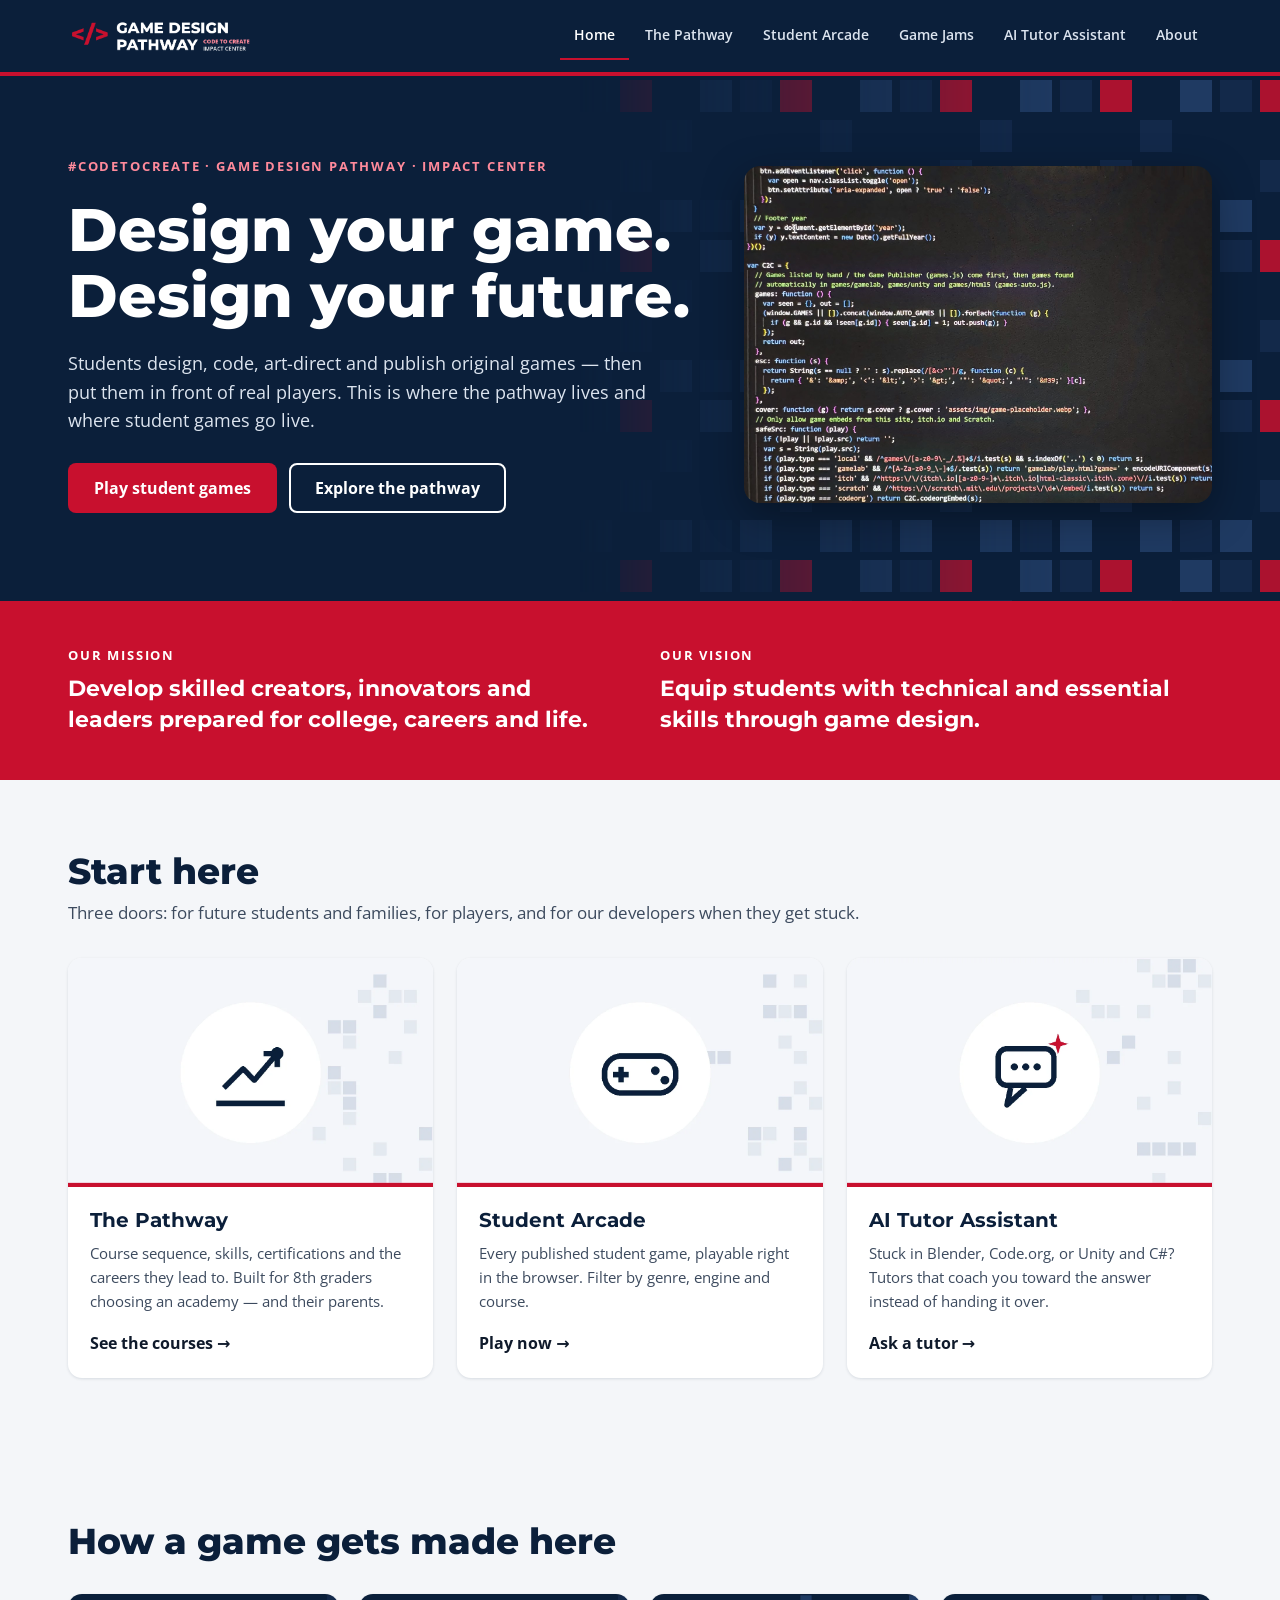
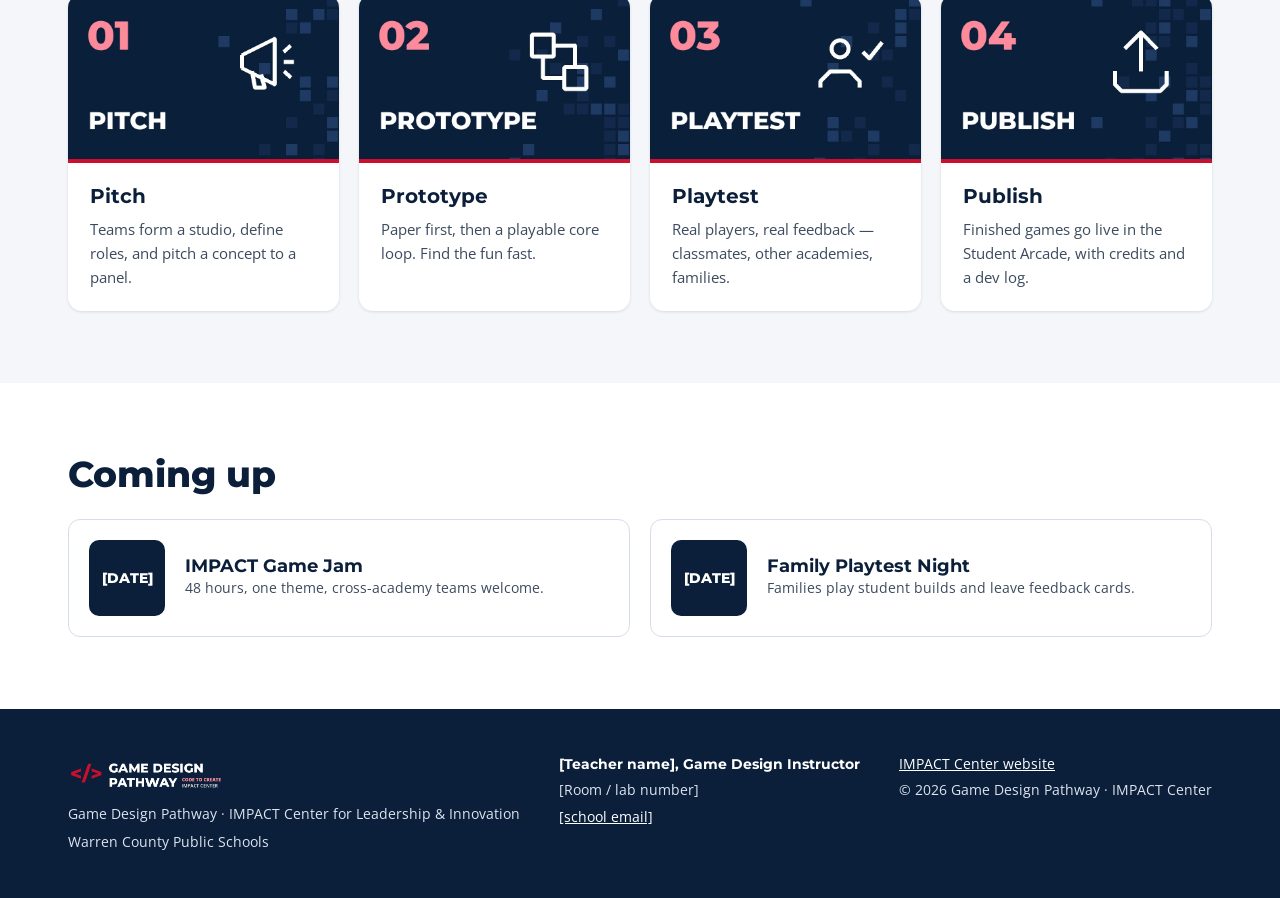
<file: index.html>
<!DOCTYPE html>
<html lang="en">
<head>
  <meta charset="utf-8">
  <meta name="viewport" content="width=device-width, initial-scale=1">
  <title>Game Design Pathway — IMPACT Center</title>
  <meta name="description" content="The Game Design Pathway at the IMPACT Center for Leadership and Innovation. Code to Create: play student-made games and explore the pathway.">
  <meta property="og:title" content="Game Design Pathway — IMPACT Center">
  <meta property="og:description" content="The Game Design Pathway at the IMPACT Center for Leadership and Innovation. Code to Create: play student-made games and explore the pathway.">
  <meta name="theme-color" content="#0B1F3A">
  <link rel="icon" type="image/png" href="assets/img/favicon-64.png">
  <link rel="apple-touch-icon" href="assets/img/apple-touch-icon.png">
  <link rel="preconnect" href="https://fonts.googleapis.com">
  <link rel="preconnect" href="https://fonts.gstatic.com" crossorigin>
  <link href="https://fonts.googleapis.com/css2?family=Montserrat:wght@700;800&family=Open+Sans:wght@400;600;700&display=swap" rel="stylesheet">
  <link rel="stylesheet" href="assets/css/site.css">
</head>
<body>
  <a class="skip" href="#main">Skip to content</a>
  <header class="site-header">
    <div class="bar">
      <a class="brand" href="index.html"><img src="assets/img/logo-code-to-create.png" alt="Game Design Pathway at the IMPACT Center — Code to Create" width="565" height="160" style="height:52px;width:auto;object-fit:contain"></a>
      <button class="menu-btn" type="button" aria-expanded="false" aria-controls="site-nav" aria-label="Menu">
        <svg width="22" height="22" viewBox="0 0 24 24" fill="none" stroke="currentColor" stroke-width="2.2" stroke-linecap="round" aria-hidden="true"><path d="M4 6h16M4 12h16M4 18h16"/></svg>
      </button>
      <nav class="nav" id="site-nav" aria-label="Main">
        <a href="index.html" aria-current="page">Home</a>
        <a href="pathway.html">The Pathway</a>
        <a href="arcade.html">Student Arcade</a>
        <a href="jams.html">Game Jams</a>
        <a href="tutor.html">AI Tutor Assistant</a>
        <a href="about.html">About</a>
      </nav>
    </div>
  </header>

  <main id="main">
    <section class="dark">
      <div class="wrap row" style="padding-top:80px;padding-bottom:88px">
        <div class="stack" style="gap:20px;flex:1 1 560px">
          <span class="eyebrow">#CodeToCreate &middot; Game Design Pathway &middot; IMPACT Center</span>
          <h1>Design your game.<br>Design your future.</h1>
          <p class="lead">Students design, code, art-direct and publish original games &mdash; then put them in front of real players. This is where the pathway lives and where student games go live.</p>
          <div class="btns" style="margin-top:8px">
            <a class="btn btn-red" href="arcade.html">Play student games</a>
            <a class="btn btn-ghost" href="pathway.html">Explore the pathway</a>
          </div>
        </div>
        <!-- PHOTO: put a photo at assets/img/index-pic.jpg, then replace this div with:
             <img src="assets/img/index-pic.jpg" alt="Students playtesting in the game design lab" style="border-radius:16px;width:100%"> -->
        <img src="assets/img/index-pic.jpg" alt="Student game code on a monitor in the IMPACT game design lab" width="1600" height="1151" style="border-radius:16px;width:100%;height:auto;box-shadow:0 12px 40px rgba(0,0,0,.35)">
      </div>
    </section>

    <section class="red-band">
      <div class="wrap tight grid" style="gap:40px;grid-template-columns:repeat(auto-fit,minmax(300px,1fr))">
        <div class="stack" style="gap:8px"><span class="eyebrow">Our mission</span>
          <p class="statement">Develop skilled creators, innovators and leaders prepared for college, careers and life.</p></div>
        <div class="stack" style="gap:8px"><span class="eyebrow">Our vision</span>
          <p class="statement">Equip students with technical and essential skills through game design.</p></div>
      </div>
    </section>

    <section class="gray">
      <div class="wrap stack" style="gap:32px">
        <div class="stack" style="gap:8px">
          <h2>Start here</h2>
          <p class="sub">Three doors: for future students and families, for players, and for our developers when they get stuck.</p>
        </div>
        <div class="grid">
          <a class="card" href="pathway.html"><img class="wide" src="assets/img/card-pathway.webp" alt="" width="1200" height="750" loading="lazy">
            <div class="body"><h3>The Pathway</h3><p>Course sequence, skills, certifications and the careers they lead to. Built for 8th graders choosing an academy &mdash; and their parents.</p><span class="more">See the courses &rarr;</span></div></a>
          <a class="card" href="arcade.html"><img class="wide" src="assets/img/card-arcade.webp" alt="" width="1200" height="750" loading="lazy">
            <div class="body"><h3>Student Arcade</h3><p>Every published student game, playable right in the browser. Filter by genre, engine and course.</p><span class="more">Play now &rarr;</span></div></a>
          <a class="card" href="tutor.html"><img class="wide" src="assets/img/card-tutor.webp" alt="" width="1200" height="750" loading="lazy">
            <div class="body"><h3>AI Tutor Assistant</h3><p>Stuck in Blender, Code.org, or Unity and C#? Tutors that coach you toward the answer instead of handing it over.</p><span class="more">Ask a tutor &rarr;</span></div></a>
        </div>
      </div>
    </section>

    <section id="featured" hidden>
      <div class="wrap row" style="align-items:flex-start">
        <div class="player" id="featured-player"></div>
        <div class="stack" style="flex:1 1 320px">
          <span class="eyebrow">Featured game</span>
          <h2 id="featured-title"></h2>
          <p class="small" id="featured-studio"></p>
          <p class="sub" id="featured-pitch" style="font-size:16px"></p>
          <div class="chips" id="featured-chips"></div>
          <div class="btns"><a class="btn btn-navy btn-sm" id="featured-link" href="arcade.html">Game page &amp; credits</a></div>
        </div>
      </div>
    </section>

    <section class="gray">
      <div class="wrap stack" style="gap:32px">
        <h2>How a game gets made here</h2>
        <div class="grid four">
          <div class="card"><img class="wide" src="assets/img/step-1-pitch.webp" alt="" width="800" height="500" loading="lazy"><div class="body"><h3>Pitch</h3><p>Teams form a studio, define roles, and pitch a concept to a panel.</p></div></div>
          <div class="card"><img class="wide" src="assets/img/step-2-prototype.webp" alt="" width="800" height="500" loading="lazy"><div class="body"><h3>Prototype</h3><p>Paper first, then a playable core loop. Find the fun fast.</p></div></div>
          <div class="card"><img class="wide" src="assets/img/step-3-playtest.webp" alt="" width="800" height="500" loading="lazy"><div class="body"><h3>Playtest</h3><p>Real players, real feedback &mdash; classmates, other academies, families.</p></div></div>
          <div class="card"><img class="wide" src="assets/img/step-4-publish.webp" alt="" width="800" height="500" loading="lazy"><div class="body"><h3>Publish</h3><p>Finished games go live in the Student Arcade, with credits and a dev log.</p></div></div>
        </div>
      </div>
    </section>

    <section>
      <div class="wrap stack" style="gap:24px">
        <h2>Coming up</h2>
        <div class="grid" style="grid-template-columns:repeat(auto-fit,minmax(300px,1fr));gap:20px">
          <div class="event"><div class="date">[DATE]</div><div><h3 style="font-size:18px">IMPACT Game Jam</h3><p class="small">48 hours, one theme, cross-academy teams welcome.</p></div></div>
          <div class="event"><div class="date">[DATE]</div><div><h3 style="font-size:18px">Family Playtest Night</h3><p class="small">Families play student builds and leave feedback cards.</p></div></div>
        </div>
      </div>
    </section>
  </main>

  <footer class="site-footer">
    <div class="wrap">
      <div class="stack" style="gap:6px">
        <img src="assets/img/logo-code-to-create.png" alt="" width="565" height="160" style="height:44px;width:auto;max-width:100%;align-self:flex-start;object-fit:contain">
        <span>Game Design Pathway &middot; IMPACT Center for Leadership &amp; Innovation</span>
        <span>Warren County Public Schools</span>
      </div>
      <div class="stack" style="gap:4px">
        <strong>[Teacher name], Game Design Instructor</strong>
        <span>[Room / lab number]</span>
        <a href="mailto:[school email]">[school email]</a>
      </div>
      <div class="stack" style="gap:4px">
        <a href="https://impactcenter.warrencountyschools.org/">IMPACT Center website</a>
        <span>&copy; <span id="year">2026</span> Game Design Pathway &middot; IMPACT Center</span>
      </div>
    </div>
  </footer>
  <script src="assets/js/games.js"></script>
  <script src="assets/js/games-auto.js"></script>
  <script src="assets/js/site.js"></script>
  <script>
    (function () {
      var g = C2C.games().filter(function (x) { return x.featured; })[0];
      var src = g && C2C.safeSrc(g.play);
      if (!g || !src) return;
      var e = C2C.esc;
      document.getElementById('featured').hidden = false;
      var p = document.getElementById('featured-player');
      p.style.aspectRatio = g.aspect || '16/9';
      var hp = (g.aspect || '16/9').split('/'); if (hp[0] / (hp[1] || 1) < 1.3) { p.style.maxWidth = Math.round(480 * hp[0] / (hp[1] || 1)) + 'px'; }
      C2C.fitCodeorg(p, g);
      p.innerHTML = '<iframe src="' + e(src) + '" title="' + e(g.title) + '" loading="lazy" allow="fullscreen; autoplay; gamepad" allowfullscreen></iframe>';
      C2C.gameMode(p.querySelector('iframe'), null);
      document.getElementById('featured-title').textContent = g.title;
      document.getElementById('featured-studio').textContent = g.studio ? 'by ' + g.studio : '';
      document.getElementById('featured-pitch').textContent = g.pitch;
      document.getElementById('featured-chips').innerHTML = [g.genre, g.engine, g.course].filter(Boolean).map(function (t) { return '<span class="chip">' + e(t) + '</span>'; }).join('');
      document.getElementById('featured-link').href = 'game.html?id=' + encodeURIComponent(g.id);
    })();
  </script>
</body>
</html>
</file>
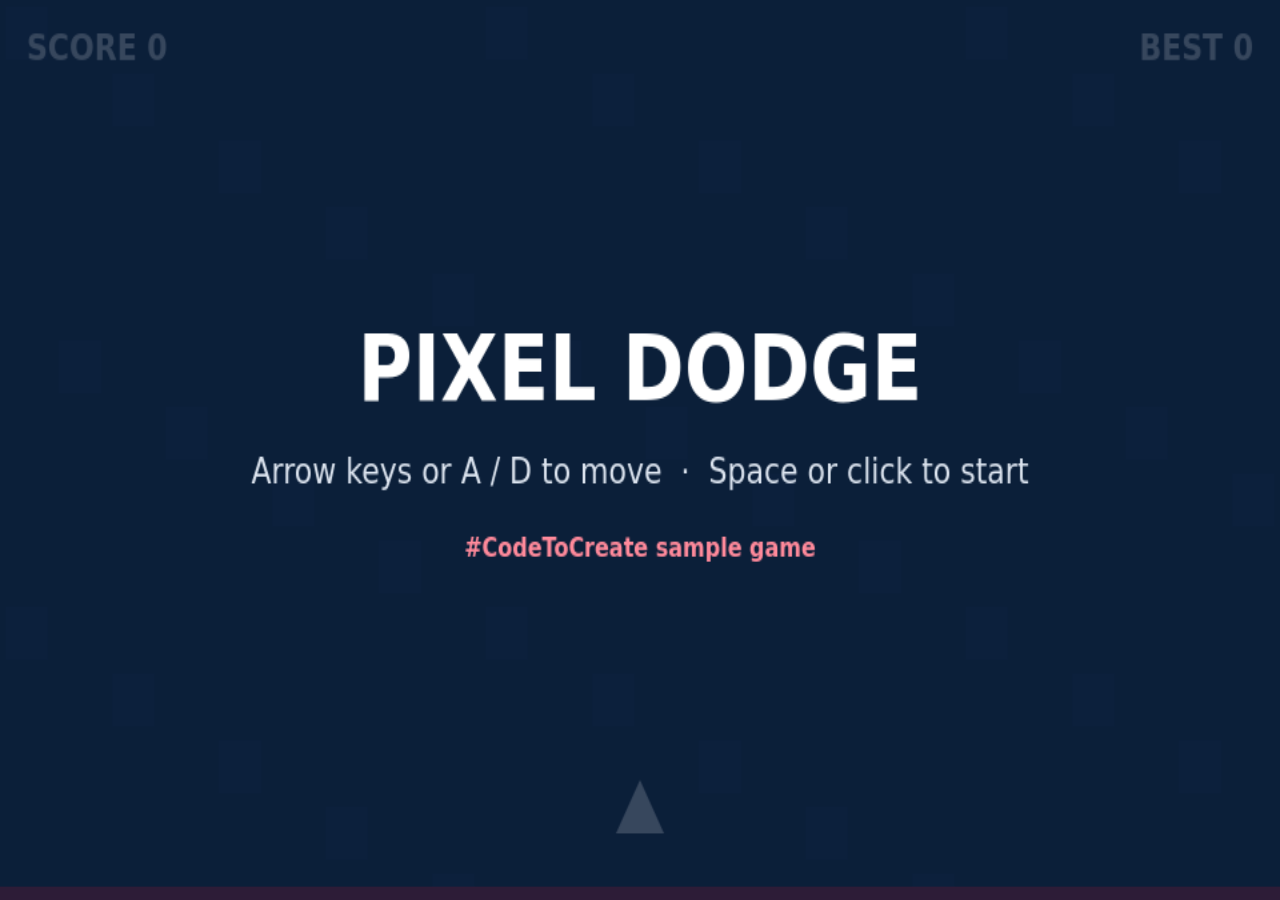
<file: games/sample-dodge/index.html>
<!DOCTYPE html>
<html lang="en">
<head>
<meta charset="utf-8">
<meta name="viewport" content="width=device-width, initial-scale=1">
<title>Pixel Dodge (sample)</title>
<style>
  html, body { margin: 0; height: 100%; background: #0B1F3A; overflow: hidden; }
  canvas { display: block; width: 100%; height: 100%; }
</style>
</head>
<body>
<canvas id="c" width="960" height="540" tabindex="0" aria-label="Pixel Dodge game"></canvas>
<script>
/* Pixel Dodge — a tiny sample game for the Code to Create Arcade.
   Students' real games replace this folder's contents with their own build. */
var c = document.getElementById('c'), x = c.getContext('2d');
var W = 960, H = 540, keys = {}, best = 0, s;
function reset() { s = { px: W / 2, blocks: [], t: 0, score: 0, over: false, started: s ? true : false }; }
reset();
addEventListener('keydown', function (e) {
  keys[e.key] = true;
  if (e.key === ' ') { if (s.over || !s.started) { reset(); s.started = true; } e.preventDefault(); }
  if (e.key === 'ArrowLeft' || e.key === 'ArrowRight') e.preventDefault();
});
addEventListener('keyup', function (e) { keys[e.key] = false; });
c.addEventListener('pointerdown', function (e) {
  c.focus();
  if (!s.started || s.over) { reset(); s.started = true; return; }
  var r = c.getBoundingClientRect(); s.target = (e.clientX - r.left) / r.width * W;
});
function step() {
  if (s.started && !s.over) {
    s.t++; s.score = Math.floor(s.t / 6);
    var sp = 7;
    if (keys.ArrowLeft || keys.a || keys.A) { s.px -= sp; s.target = null; }
    if (keys.ArrowRight || keys.d || keys.D) { s.px += sp; s.target = null; }
    if (s.target != null) s.px += Math.max(-sp, Math.min(sp, s.target - s.px));
    s.px = Math.max(20, Math.min(W - 20, s.px));
    var rate = Math.max(6, 26 - Math.floor(s.t / 240));
    if (s.t % rate === 0) s.blocks.push({ x: Math.random() * (W - 40), y: -40, v: 3 + Math.random() * 3 + s.t / 900, red: Math.random() < .25 });
    s.blocks.forEach(function (b) { b.y += b.v; });
    s.blocks = s.blocks.filter(function (b) { return b.y < H + 40; });
    s.blocks.forEach(function (b) {
      if (b.x < s.px + 16 && b.x + 36 > s.px - 16 && b.y < H - 40 && b.y + 36 > H - 72) { s.over = true; best = Math.max(best, s.score); }
    });
  }
  draw(); requestAnimationFrame(step);
}
function draw() {
  x.fillStyle = '#0B1F3A'; x.fillRect(0, 0, W, H);
  x.fillStyle = '#13294A';
  for (var gx = 0; gx < W; gx += 40) for (var gy = 0; gy < H; gy += 40) if ((gx * 7 + gy * 13) % 9 === 0) x.fillRect(gx + 4, gy + 4, 32, 32);
  s.blocks.forEach(function (b) { x.fillStyle = b.red ? '#C8102E' : '#1F5FAD'; x.fillRect(b.x, b.y, 36, 36); });
  x.fillStyle = '#FFFFFF';
  x.beginPath(); x.moveTo(s.px, H - 72); x.lineTo(s.px + 18, H - 40); x.lineTo(s.px - 18, H - 40); x.closePath(); x.fill();
  x.fillStyle = '#C8102E'; x.fillRect(0, H - 8, W, 8);
  x.font = 'bold 22px system-ui, sans-serif'; x.fillStyle = '#FFFFFF'; x.textAlign = 'left';
  x.fillText('SCORE ' + s.score, 20, 36); x.textAlign = 'right'; x.fillText('BEST ' + best, W - 20, 36);
  if (!s.started || s.over) {
    x.fillStyle = 'rgba(11,31,58,.82)'; x.fillRect(0, 0, W, H);
    x.textAlign = 'center'; x.fillStyle = '#FFFFFF';
    x.font = '800 56px system-ui, sans-serif'; x.fillText(s.over ? 'GAME OVER' : 'PIXEL DODGE', W / 2, H / 2 - 30);
    x.font = '22px system-ui, sans-serif'; x.fillStyle = '#DCE4EF';
    x.fillText(s.over ? 'Score ' + s.score + '  ·  Space or click to play again' : 'Arrow keys or A / D to move  ·  Space or click to start', W / 2, H / 2 + 20);
    x.fillStyle = '#FF8A9B'; x.font = 'bold 16px system-ui, sans-serif'; x.fillText('#CodeToCreate sample game', W / 2, H / 2 + 64);
  }
}
step();
</script>
</body>
</html>
</file>
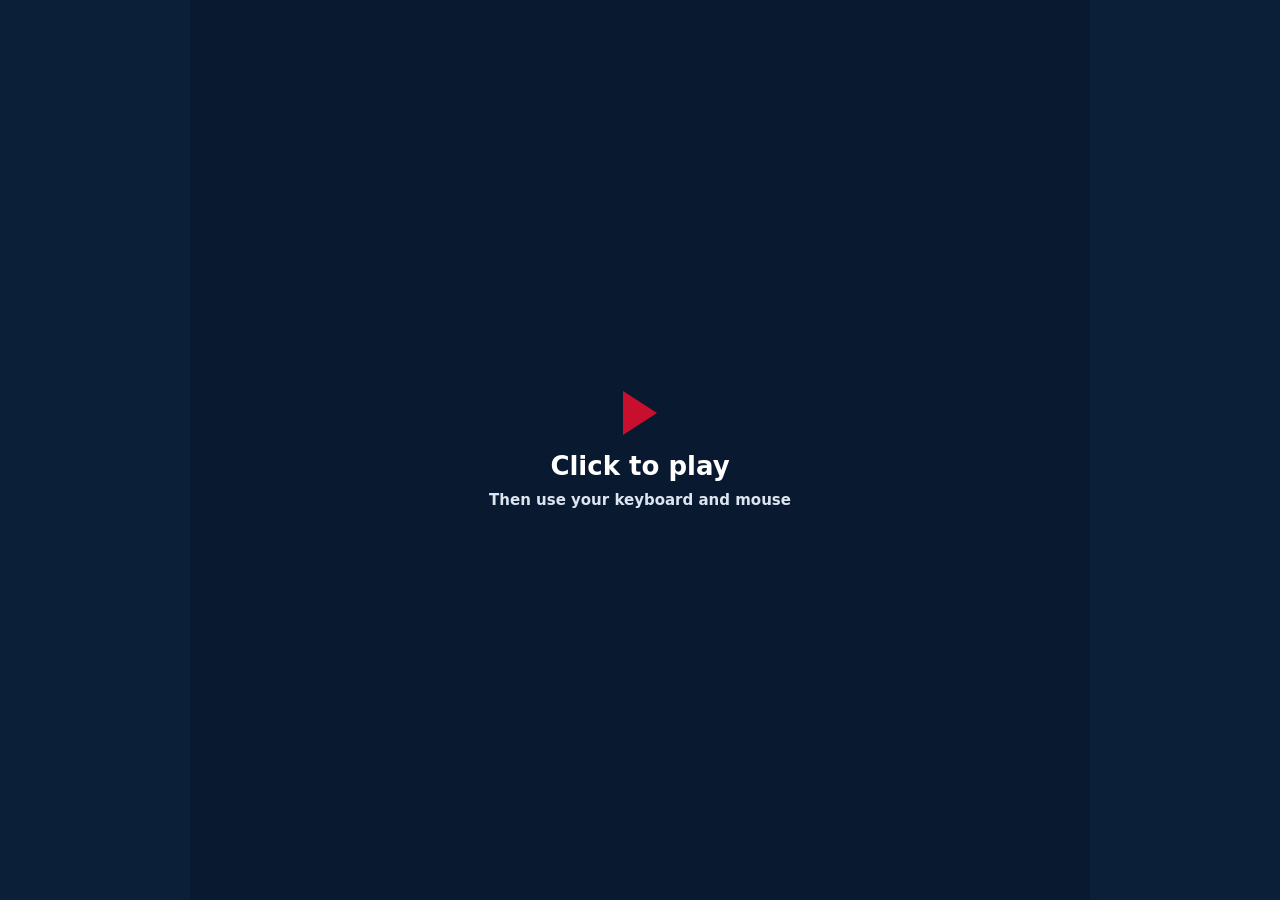
<file: games/html5/_GameLabTemplate/index.html>
<!DOCTYPE html>
<html lang="en">
<head>
<meta charset="utf-8">
<meta name="viewport" content="width=device-width, initial-scale=1">
<title>Game Lab game</title>
<style>
  html, body { margin: 0; height: 100%; background: #0B1F3A; overflow: hidden; font-family: system-ui, sans-serif; }
  body { display: flex; align-items: center; justify-content: center; }
  #game { display: block; width: min(100vw, 100vh); height: min(100vw, 100vh); background: #000; outline: none; }
  #start { position: fixed; inset: 0; display: flex; flex-direction: column; gap: 10px; align-items: center; justify-content: center;
           background: rgba(11, 31, 58, .82); color: #fff; border: 0; cursor: pointer; font: 800 26px system-ui, sans-serif; width: 100%; }
  #start[hidden] { display: none; }
  #start span { font: 600 15px system-ui, sans-serif; color: #DCE4EF; }
  #start::before { content: ""; border-left: 34px solid #C8102E; border-top: 22px solid transparent; border-bottom: 22px solid transparent; margin-bottom: 6px; }
</style>
</head>
<body>
  <!-- A Game Lab game converted to run without Code.org, using the GameLabJS runtime.
       To make one: copy this whole folder, rename it (e.g. games/html5/SpaceShooter),
       replace game.js with the student's Game Lab code, and put its images in assets/. -->
  <canvas id="game" width="400" height="400" tabindex="0" aria-label="Game"></canvas>
  <button id="start" type="button">Click to play<span>Then use your keyboard and mouse</span></button>
  <script src="gamelab.js"></script>
  <script>
    GameLabJS.reset();
    GameLabJS.configure({ canvas: document.getElementById('game'), gameRoot: '' });
  </script>
  <script src="game.js"></script>
  <script>
    document.getElementById('start').addEventListener('click', function () {
      this.hidden = true;
      document.getElementById('game').focus();
      GameLabJS.run();
    });
  </script>
</body>
</html>
</file>
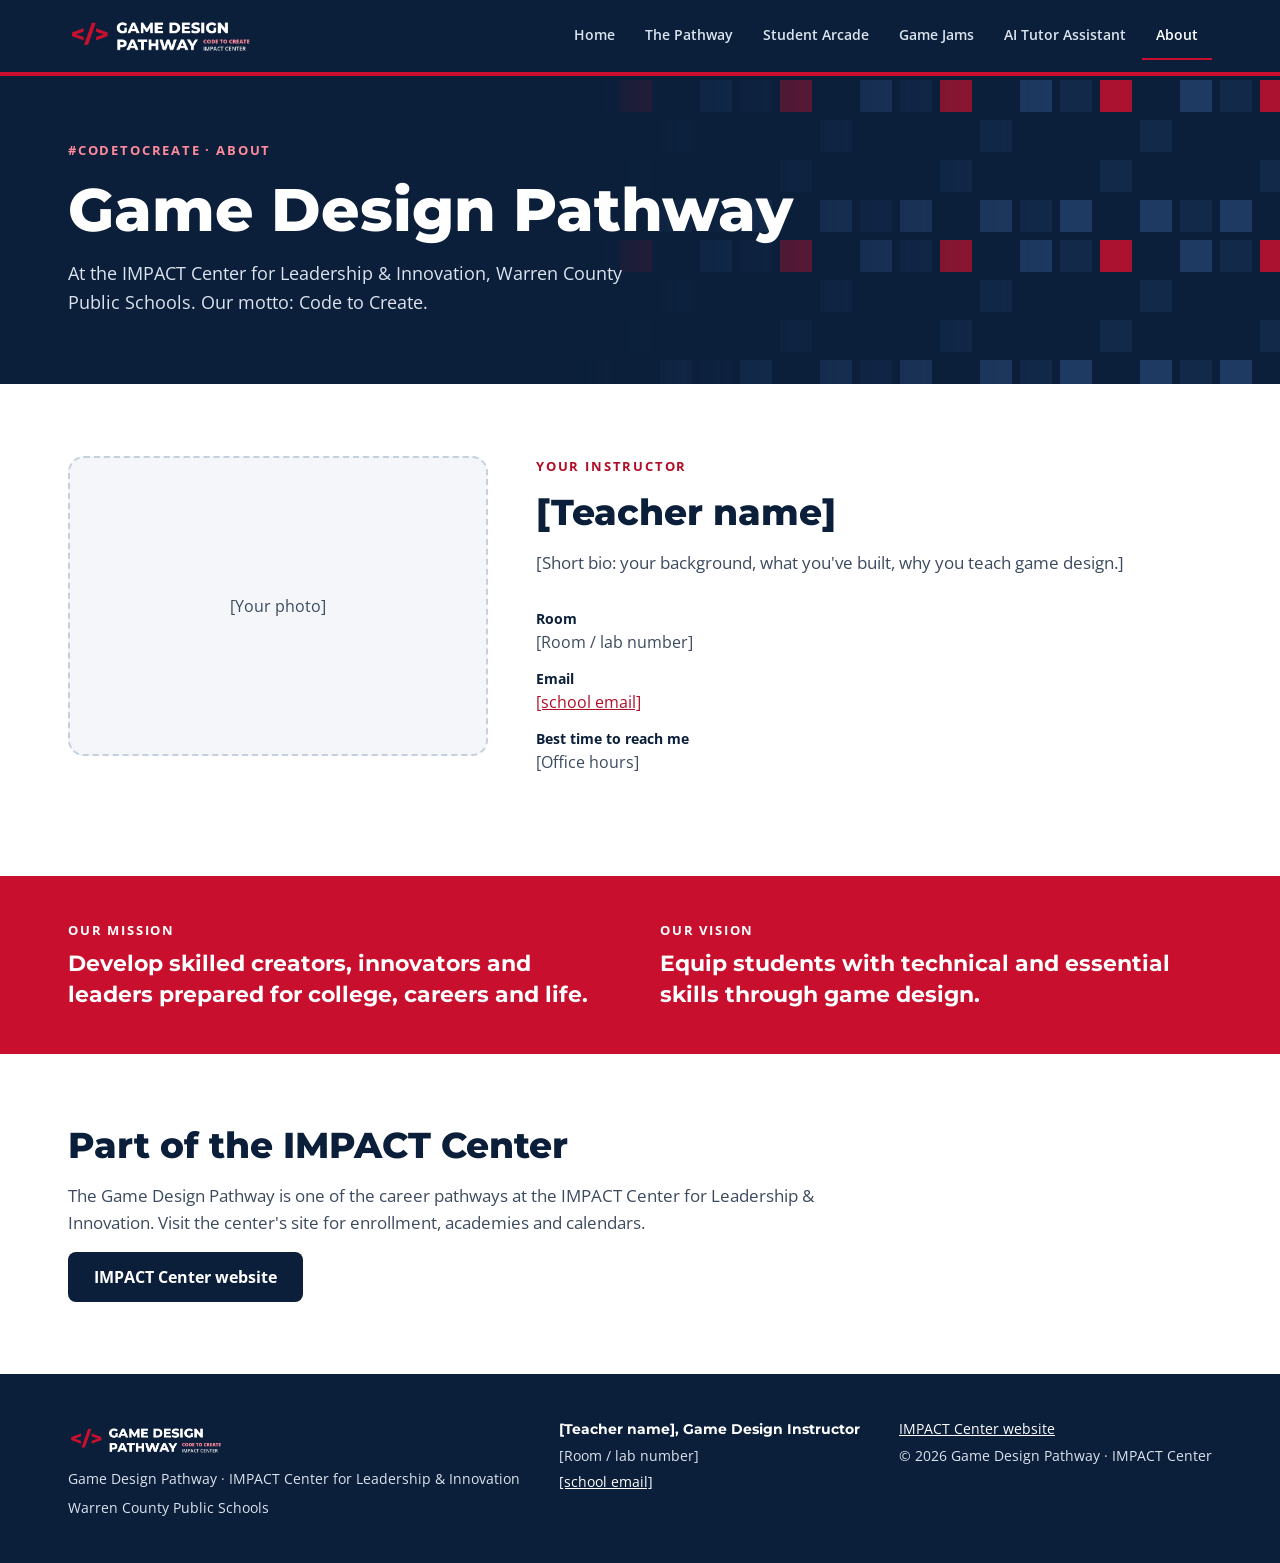
<file: about.html>
<!DOCTYPE html>
<html lang="en">
<head>
  <meta charset="utf-8">
  <meta name="viewport" content="width=device-width, initial-scale=1">
  <title>About — Game Design Pathway</title>
  <meta name="description" content="About the Game Design Pathway at the IMPACT Center and its instructor.">
  <meta property="og:title" content="About — Game Design Pathway">
  <meta property="og:description" content="About the Game Design Pathway at the IMPACT Center and its instructor.">
  <meta name="theme-color" content="#0B1F3A">
  <link rel="icon" type="image/png" href="assets/img/favicon-64.png">
  <link rel="apple-touch-icon" href="assets/img/apple-touch-icon.png">
  <link rel="preconnect" href="https://fonts.googleapis.com">
  <link rel="preconnect" href="https://fonts.gstatic.com" crossorigin>
  <link href="https://fonts.googleapis.com/css2?family=Montserrat:wght@700;800&family=Open+Sans:wght@400;600;700&display=swap" rel="stylesheet">
  <link rel="stylesheet" href="assets/css/site.css">
</head>
<body>
  <a class="skip" href="#main">Skip to content</a>
  <header class="site-header">
    <div class="bar">
      <a class="brand" href="index.html"><img src="assets/img/logo-code-to-create.png" alt="Game Design Pathway at the IMPACT Center — Code to Create" width="565" height="160" style="height:52px;width:auto;object-fit:contain"></a>
      <button class="menu-btn" type="button" aria-expanded="false" aria-controls="site-nav" aria-label="Menu">
        <svg width="22" height="22" viewBox="0 0 24 24" fill="none" stroke="currentColor" stroke-width="2.2" stroke-linecap="round" aria-hidden="true"><path d="M4 6h16M4 12h16M4 18h16"/></svg>
      </button>
      <nav class="nav" id="site-nav" aria-label="Main">
        <a href="index.html">Home</a>
        <a href="pathway.html">The Pathway</a>
        <a href="arcade.html">Student Arcade</a>
        <a href="jams.html">Game Jams</a>
        <a href="tutor.html">AI Tutor Assistant</a>
        <a href="about.html" aria-current="page">About</a>
      </nav>
    </div>
  </header>

  <main id="main">
    <section class="dark">
      <div class="wrap stack" style="padding-top:64px;padding-bottom:68px">
        <span class="eyebrow">#CodeToCreate &middot; About</span>
        <h1>Game Design Pathway</h1>
        <p class="lead">At the IMPACT Center for Leadership &amp; Innovation, Warren County Public Schools. Our motto: Code to Create.</p>
      </div>
    </section>

    <section>
      <div class="wrap row" style="align-items:flex-start">
        <!-- PHOTO: put your photo at assets/img/teacher.jpg and replace this div with
             <img src="assets/img/teacher.jpg" alt="[Teacher name]" style="border-radius:16px;width:100%;max-width:420px"> -->
        <div class="ph light" style="max-width:420px">[Your photo]</div>
        <div class="stack">
          <span class="eyebrow">Your instructor</span>
          <h2>[Teacher name]</h2>
          <p class="sub">[Short bio: your background, what you've built, why you teach game design.]</p>
          <dl class="meta"><dt>Room</dt><dd>[Room / lab number]</dd><dt>Email</dt><dd><a href="mailto:[school email]">[school email]</a></dd><dt>Best time to reach me</dt><dd>[Office hours]</dd></dl>
        </div>
      </div>
    </section>

    <section class="red-band">
      <div class="wrap tight grid" style="gap:40px;grid-template-columns:repeat(auto-fit,minmax(300px,1fr))">
        <div class="stack" style="gap:8px"><span class="eyebrow">Our mission</span><p class="statement">Develop skilled creators, innovators and leaders prepared for college, careers and life.</p></div>
        <div class="stack" style="gap:8px"><span class="eyebrow">Our vision</span><p class="statement">Equip students with technical and essential skills through game design.</p></div>
      </div>
    </section>

    <section>
      <div class="wrap stack" style="gap:16px">
        <h2>Part of the IMPACT Center</h2>
        <p class="sub" style="max-width:760px">The Game Design Pathway is one of the career pathways at the IMPACT Center for Leadership &amp; Innovation. Visit the center's site for enrollment, academies and calendars.</p>
        <div class="btns"><a class="btn btn-navy" href="https://impactcenter.warrencountyschools.org/">IMPACT Center website</a></div>
      </div>
    </section>
  </main>

  <footer class="site-footer">
    <div class="wrap">
      <div class="stack" style="gap:6px">
        <img src="assets/img/logo-code-to-create.png" alt="" width="565" height="160" style="height:44px;width:auto;max-width:100%;align-self:flex-start;object-fit:contain">
        <span>Game Design Pathway &middot; IMPACT Center for Leadership &amp; Innovation</span>
        <span>Warren County Public Schools</span>
      </div>
      <div class="stack" style="gap:4px">
        <strong>[Teacher name], Game Design Instructor</strong>
        <span>[Room / lab number]</span>
        <a href="mailto:[school email]">[school email]</a>
      </div>
      <div class="stack" style="gap:4px">
        <a href="https://impactcenter.warrencountyschools.org/">IMPACT Center website</a>
        <span>&copy; <span id="year">2026</span> Game Design Pathway &middot; IMPACT Center</span>
      </div>
    </div>
  </footer>
  <script src="assets/js/games.js"></script>
  <script src="assets/js/games-auto.js"></script>
  <script src="assets/js/site.js"></script>
</body>
</html>
</file>
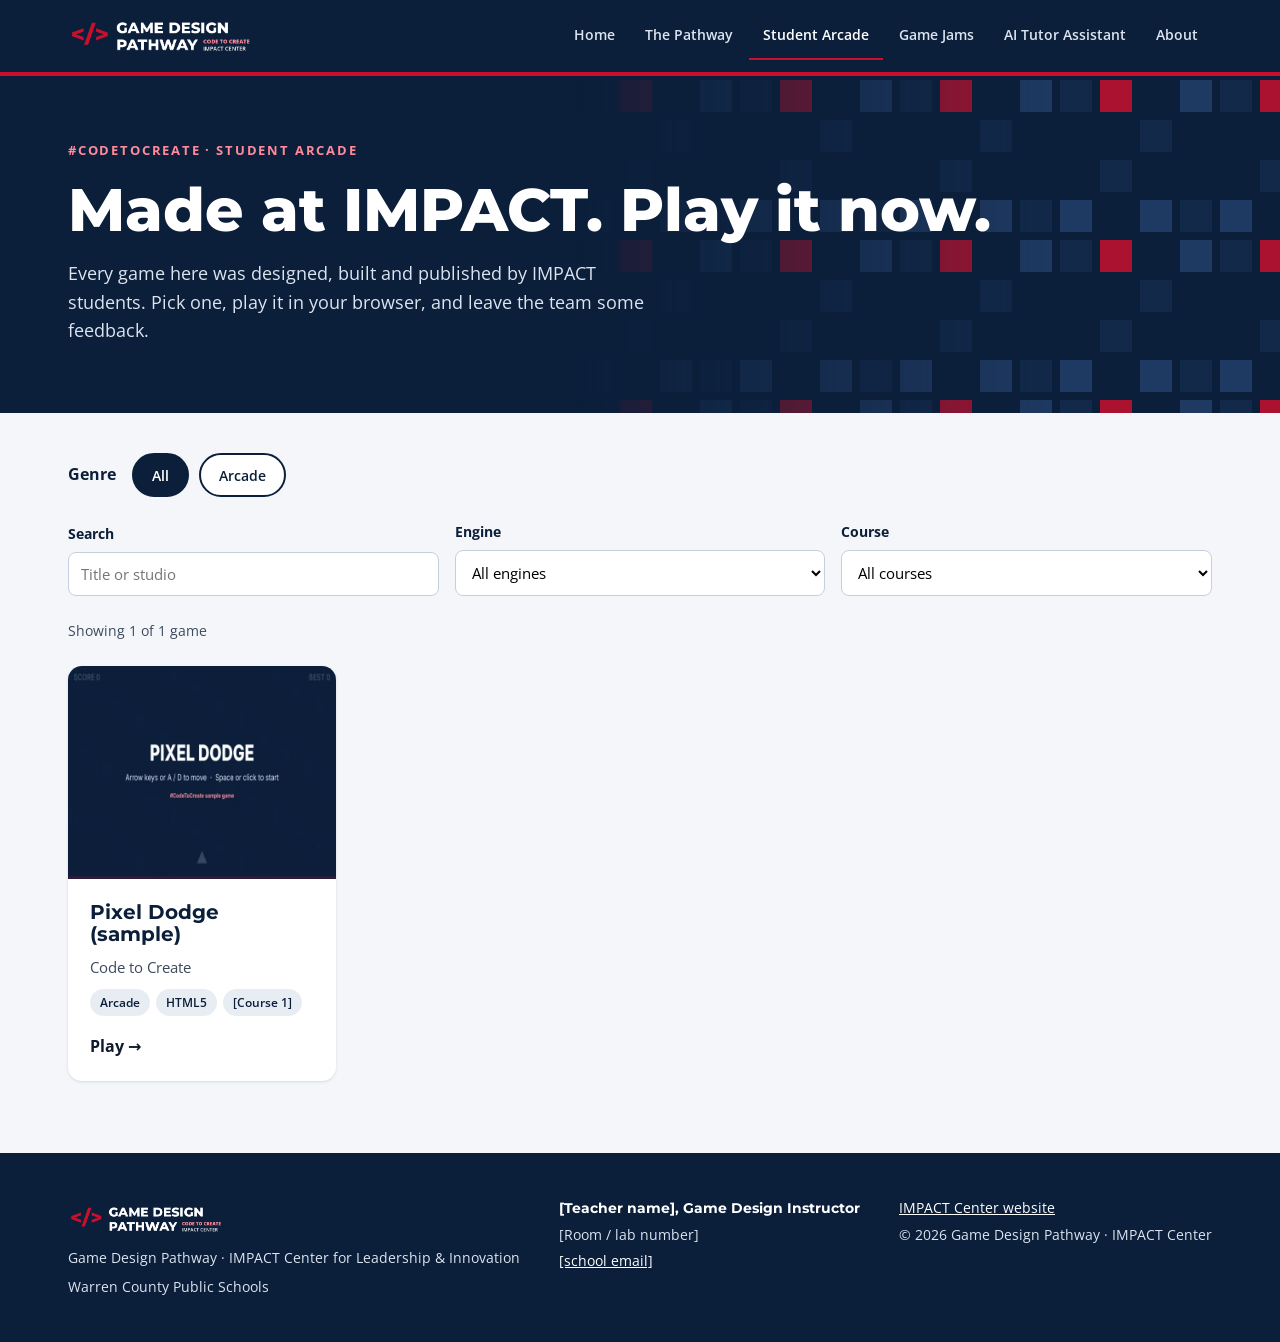
<file: arcade.html>
<!DOCTYPE html>
<html lang="en">
<head>
  <meta charset="utf-8">
  <meta name="viewport" content="width=device-width, initial-scale=1">
  <title>Student Arcade — Game Design Pathway</title>
  <meta name="description" content="Play games designed and built by IMPACT Game Design students.">
  <meta property="og:title" content="Student Arcade — Game Design Pathway">
  <meta property="og:description" content="Play games designed and built by IMPACT Game Design students.">
  <meta name="theme-color" content="#0B1F3A">
  <link rel="icon" type="image/png" href="assets/img/favicon-64.png">
  <link rel="apple-touch-icon" href="assets/img/apple-touch-icon.png">
  <link rel="preconnect" href="https://fonts.googleapis.com">
  <link rel="preconnect" href="https://fonts.gstatic.com" crossorigin>
  <link href="https://fonts.googleapis.com/css2?family=Montserrat:wght@700;800&family=Open+Sans:wght@400;600;700&display=swap" rel="stylesheet">
  <link rel="stylesheet" href="assets/css/site.css">
</head>
<body>
  <a class="skip" href="#main">Skip to content</a>
  <header class="site-header">
    <div class="bar">
      <a class="brand" href="index.html"><img src="assets/img/logo-code-to-create.png" alt="Game Design Pathway at the IMPACT Center — Code to Create" width="565" height="160" style="height:52px;width:auto;object-fit:contain"></a>
      <button class="menu-btn" type="button" aria-expanded="false" aria-controls="site-nav" aria-label="Menu">
        <svg width="22" height="22" viewBox="0 0 24 24" fill="none" stroke="currentColor" stroke-width="2.2" stroke-linecap="round" aria-hidden="true"><path d="M4 6h16M4 12h16M4 18h16"/></svg>
      </button>
      <nav class="nav" id="site-nav" aria-label="Main">
        <a href="index.html">Home</a>
        <a href="pathway.html">The Pathway</a>
        <a href="arcade.html" aria-current="page">Student Arcade</a>
        <a href="jams.html">Game Jams</a>
        <a href="tutor.html">AI Tutor Assistant</a>
        <a href="about.html">About</a>
      </nav>
    </div>
  </header>

  <main id="main">
    <section class="dark">
      <div class="wrap stack" style="padding-top:64px;padding-bottom:68px">
        <span class="eyebrow">#CodeToCreate &middot; Student Arcade</span>
        <h1>Made at IMPACT. Play it now.</h1>
        <p class="lead">Every game here was designed, built and published by IMPACT students. Pick one, play it in your browser, and leave the team some feedback.</p>
      </div>
    </section>

    <section class="gray">
      <div class="wrap stack" style="gap:24px;padding-top:40px">
        <div class="filters" id="genres" role="group" aria-label="Filter by genre"><strong style="color:var(--navy);margin-right:6px">Genre</strong></div>
        <div class="toolbar">
          <div class="field"><label for="q">Search</label><input id="q" type="search" placeholder="Title or studio"></div>
          <div class="field"><label for="engine">Engine</label><select id="engine"><option value="">All engines</option></select></div>
          <div class="field"><label for="course">Course</label><select id="course"><option value="">All courses</option></select></div>
        </div>
        <p class="small" id="count" aria-live="polite"></p>
        <div class="grid" id="games" style="grid-template-columns:repeat(auto-fill,minmax(260px,1fr))"></div>
      </div>
    </section>
  </main>

  <footer class="site-footer">
    <div class="wrap">
      <div class="stack" style="gap:6px">
        <img src="assets/img/logo-code-to-create.png" alt="" width="565" height="160" style="height:44px;width:auto;max-width:100%;align-self:flex-start;object-fit:contain">
        <span>Game Design Pathway &middot; IMPACT Center for Leadership &amp; Innovation</span>
        <span>Warren County Public Schools</span>
      </div>
      <div class="stack" style="gap:4px">
        <strong>[Teacher name], Game Design Instructor</strong>
        <span>[Room / lab number]</span>
        <a href="mailto:[school email]">[school email]</a>
      </div>
      <div class="stack" style="gap:4px">
        <a href="https://impactcenter.warrencountyschools.org/">IMPACT Center website</a>
        <span>&copy; <span id="year">2026</span> Game Design Pathway &middot; IMPACT Center</span>
      </div>
    </div>
  </footer>
  <script src="assets/js/games.js"></script>
  <script src="assets/js/games-auto.js"></script>
  <script src="assets/js/site.js"></script>
  <script>
    (function () {
      var games = C2C.games();
      var state = { genre: 'All', q: '', engine: '', course: '' };
      function uniq(key) { var o = []; games.forEach(function (g) { if (g[key] && o.indexOf(g[key]) < 0) o.push(g[key]); }); return o.sort(); }
      var gBox = document.getElementById('genres');
      ['All'].concat(uniq('genre')).forEach(function (name) {
        var b = document.createElement('button');
        b.type = 'button'; b.className = 'filter-btn'; b.textContent = name; b.dataset.g = name;
        b.addEventListener('click', function () { state.genre = name; render(); });
        gBox.appendChild(b);
      });
      [['engine', 'engine'], ['course', 'course']].forEach(function (pair) {
        var sel = document.getElementById(pair[0]);
        uniq(pair[1]).forEach(function (v) { var o = document.createElement('option'); o.value = v; o.textContent = v; sel.appendChild(o); });
        sel.addEventListener('change', function () { state[pair[0]] = sel.value; render(); });
      });
      document.getElementById('q').addEventListener('input', function (e) { state.q = e.target.value.toLowerCase(); render(); });
      function render() {
        gBox.querySelectorAll('button').forEach(function (b) { b.setAttribute('aria-pressed', b.dataset.g === state.genre ? 'true' : 'false'); });
        var list = games.filter(function (g) {
          return (state.genre === 'All' || g.genre === state.genre) &&
                 (!state.engine || g.engine === state.engine) &&
                 (!state.course || g.course === state.course) &&
                 (!state.q || (g.title + ' ' + g.studio).toLowerCase().indexOf(state.q) >= 0);
        });
        document.getElementById('count').textContent = 'Showing ' + list.length + ' of ' + games.length + ' game' + (games.length === 1 ? '' : 's');
        document.getElementById('games').innerHTML = list.length ? list.map(C2C.card).join('') : '<div class="empty">No games match those filters yet.</div>';
      }
      render();
    })();
  </script>
</body>
</html>
</file>
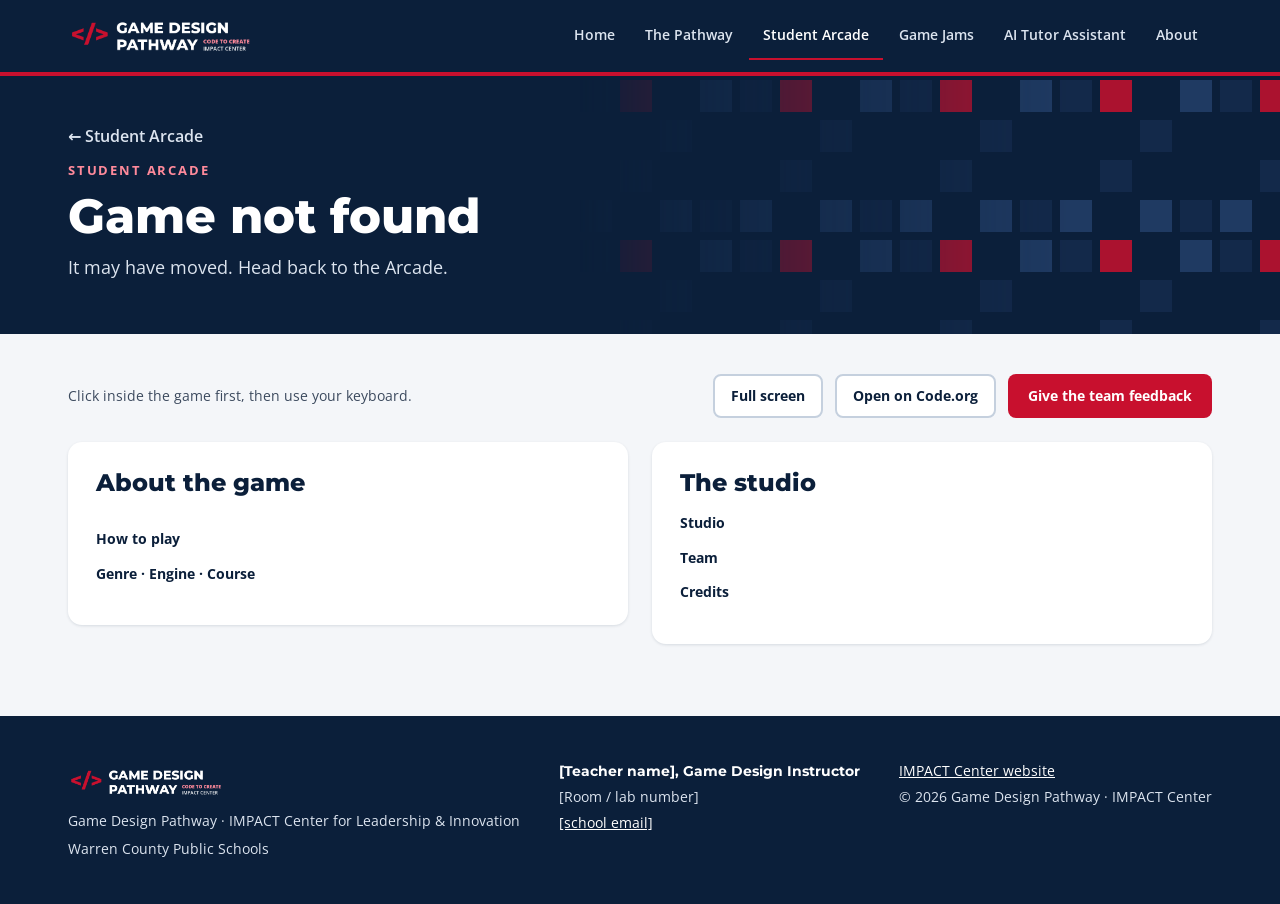
<file: game.html>
<!DOCTYPE html>
<html lang="en">
<head>
  <meta charset="utf-8">
  <meta name="viewport" content="width=device-width, initial-scale=1">
  <title>Game — Game Design Pathway Arcade</title>
  <meta name="description" content="A student-made game from the Game Design Pathway Student Arcade.">
  <meta property="og:title" content="Game — Game Design Pathway Arcade">
  <meta property="og:description" content="A student-made game from the Game Design Pathway Student Arcade.">
  <meta name="theme-color" content="#0B1F3A">
  <link rel="icon" type="image/png" href="assets/img/favicon-64.png">
  <link rel="apple-touch-icon" href="assets/img/apple-touch-icon.png">
  <link rel="preconnect" href="https://fonts.googleapis.com">
  <link rel="preconnect" href="https://fonts.gstatic.com" crossorigin>
  <link href="https://fonts.googleapis.com/css2?family=Montserrat:wght@700;800&family=Open+Sans:wght@400;600;700&display=swap" rel="stylesheet">
  <link rel="stylesheet" href="assets/css/site.css">
</head>
<body>
  <a class="skip" href="#main">Skip to content</a>
  <header class="site-header">
    <div class="bar">
      <a class="brand" href="index.html"><img src="assets/img/logo-code-to-create.png" alt="Game Design Pathway at the IMPACT Center — Code to Create" width="565" height="160" style="height:52px;width:auto;object-fit:contain"></a>
      <button class="menu-btn" type="button" aria-expanded="false" aria-controls="site-nav" aria-label="Menu">
        <svg width="22" height="22" viewBox="0 0 24 24" fill="none" stroke="currentColor" stroke-width="2.2" stroke-linecap="round" aria-hidden="true"><path d="M4 6h16M4 12h16M4 18h16"/></svg>
      </button>
      <nav class="nav" id="site-nav" aria-label="Main">
        <a href="index.html">Home</a>
        <a href="pathway.html">The Pathway</a>
        <a href="arcade.html" aria-current="page">Student Arcade</a>
        <a href="jams.html">Game Jams</a>
        <a href="tutor.html">AI Tutor Assistant</a>
        <a href="about.html">About</a>
      </nav>
    </div>
  </header>

  <main id="main">
    <section class="dark">
      <div class="wrap stack" style="padding-top:48px;padding-bottom:52px;gap:10px">
        <a href="arcade.html" style="color:#DCE4EF;font-weight:600;text-decoration:none">&larr; Student Arcade</a>
        <span class="eyebrow" id="g-eyebrow">Student Arcade</span>
        <h1 id="g-title" style="font-size:clamp(32px,5vw,48px)">Loading&hellip;</h1>
        <p class="lead" id="g-studio"></p>
      </div>
    </section>
    <section class="gray">
      <div class="wrap stack" style="gap:24px;padding-top:40px">
        <div class="player" id="g-player"></div>
        <div class="btns" style="justify-content:space-between;align-items:center">
          <p class="small" id="g-hint">Click inside the game first, then use your keyboard.</p>
          <p class="small" id="g-mode" hidden style="color:var(--red-dark);font-weight:700">Playing: page scrolling is paused. Click outside the game to scroll.</p>
          <div class="btns">
            <button class="btn btn-line" type="button" id="g-full">Full screen</button>
            <a class="btn btn-line" id="g-codeorg" href="#" target="_blank" rel="noopener" hidden>Open on Code.org</a>
            <a class="btn btn-red btn-sm" id="g-feedback" href="#" target="_blank" rel="noopener" hidden>Give the team feedback</a>
          </div>
        </div>
        <div class="row" style="align-items:flex-start;gap:24px">
          <div class="panel stack"><h2 style="font-size:24px">About the game</h2><p id="g-pitch" class="sub"></p>
            <dl class="meta" style="margin:0"><dt>How to play</dt><dd id="g-controls"></dd><dt>Genre &middot; Engine &middot; Course</dt><dd id="g-tags"></dd></dl>
            <a id="g-devlog" href="#" target="_blank" rel="noopener" hidden>Read the dev log &rarr;</a></div>
          <div class="panel stack"><h2 style="font-size:24px">The studio</h2>
            <dl class="meta" style="margin:0"><dt>Studio</dt><dd id="g-studio2"></dd><dt>Team</dt><dd id="g-team"></dd><dt>Credits</dt><dd id="g-credits"></dd></dl></div>
        </div>
      </div>
    </section>
  </main>

  <footer class="site-footer">
    <div class="wrap">
      <div class="stack" style="gap:6px">
        <img src="assets/img/logo-code-to-create.png" alt="" width="565" height="160" style="height:44px;width:auto;max-width:100%;align-self:flex-start;object-fit:contain">
        <span>Game Design Pathway &middot; IMPACT Center for Leadership &amp; Innovation</span>
        <span>Warren County Public Schools</span>
      </div>
      <div class="stack" style="gap:4px">
        <strong>[Teacher name], Game Design Instructor</strong>
        <span>[Room / lab number]</span>
        <a href="mailto:[school email]">[school email]</a>
      </div>
      <div class="stack" style="gap:4px">
        <a href="https://impactcenter.warrencountyschools.org/">IMPACT Center website</a>
        <span>&copy; <span id="year">2026</span> Game Design Pathway &middot; IMPACT Center</span>
      </div>
    </div>
  </footer>
  <script src="assets/js/games.js"></script>
  <script src="assets/js/games-auto.js"></script>
  <script src="assets/js/site.js"></script>
  <script>
    (function () {
      var id = new URLSearchParams(location.search).get('id');
      var g = C2C.games().filter(function (x) { return x.id === id; })[0];
      function set(i, t) { document.getElementById(i).textContent = t || ''; }
      if (!g) { set('g-title', 'Game not found'); set('g-studio', 'It may have moved. Head back to the Arcade.'); document.getElementById('g-player').hidden = true; return; }
      document.title = g.title + ' — Student Arcade · Game Design Pathway';
      set('g-title', g.title); set('g-studio', g.studio ? 'by ' + g.studio : ''); set('g-eyebrow', 'Student Arcade' + (g.year ? ' · ' + g.year : ''));
      set('g-pitch', g.pitch); set('g-controls', g.controls); set('g-tags', [g.genre, g.engine, g.course].filter(Boolean).join(' · '));
      set('g-studio2', g.studio); set('g-team', g.team); set('g-credits', g.credits);
      var p = document.getElementById('g-player'); var asp = g.aspect || '16/9'; p.style.aspectRatio = asp;
      var parts = asp.split('/'); var ratio = parts[0] / (parts[1] || 1);
      if (ratio < 1.3) { p.style.maxWidth = Math.round(620 * ratio) + 'px'; p.style.marginInline = 'auto'; }
      if (g.play && g.play.type === 'codeorg') { var u = C2C.codeorgShare(g.play.src); if (u) { var co = document.getElementById('g-codeorg'); co.href = u; co.hidden = false; } }
      var src = C2C.safeSrc(g.play);
      if (src) {
        var f = document.createElement('iframe');
        f.src = src; f.title = g.title; f.setAttribute('allow', 'fullscreen; autoplay; gamepad'); f.allowFullscreen = true;
        p.appendChild(f);
        C2C.fitCodeorg(p, g);
        C2C.gameMode(f, document.getElementById('g-mode'));
        document.getElementById('g-full').addEventListener('click', function () { (f.requestFullscreen || f.webkitRequestFullscreen || function(){}).call(f); });
      } else {
        p.innerHTML = '<div class="ph" style="height:100%;border-radius:0">This game\'s play link is missing or not allowed. Check its "play" entry in games.js.</div>';
        document.getElementById('g-full').hidden = true;
      }
      if (g.devlog) { var d = document.getElementById('g-devlog'); d.href = g.devlog; d.hidden = false; }
      if (g.feedback) { var fb = document.getElementById('g-feedback'); fb.href = g.feedback; fb.hidden = false; }
    })();
  </script>
</body>
</html>
</file>
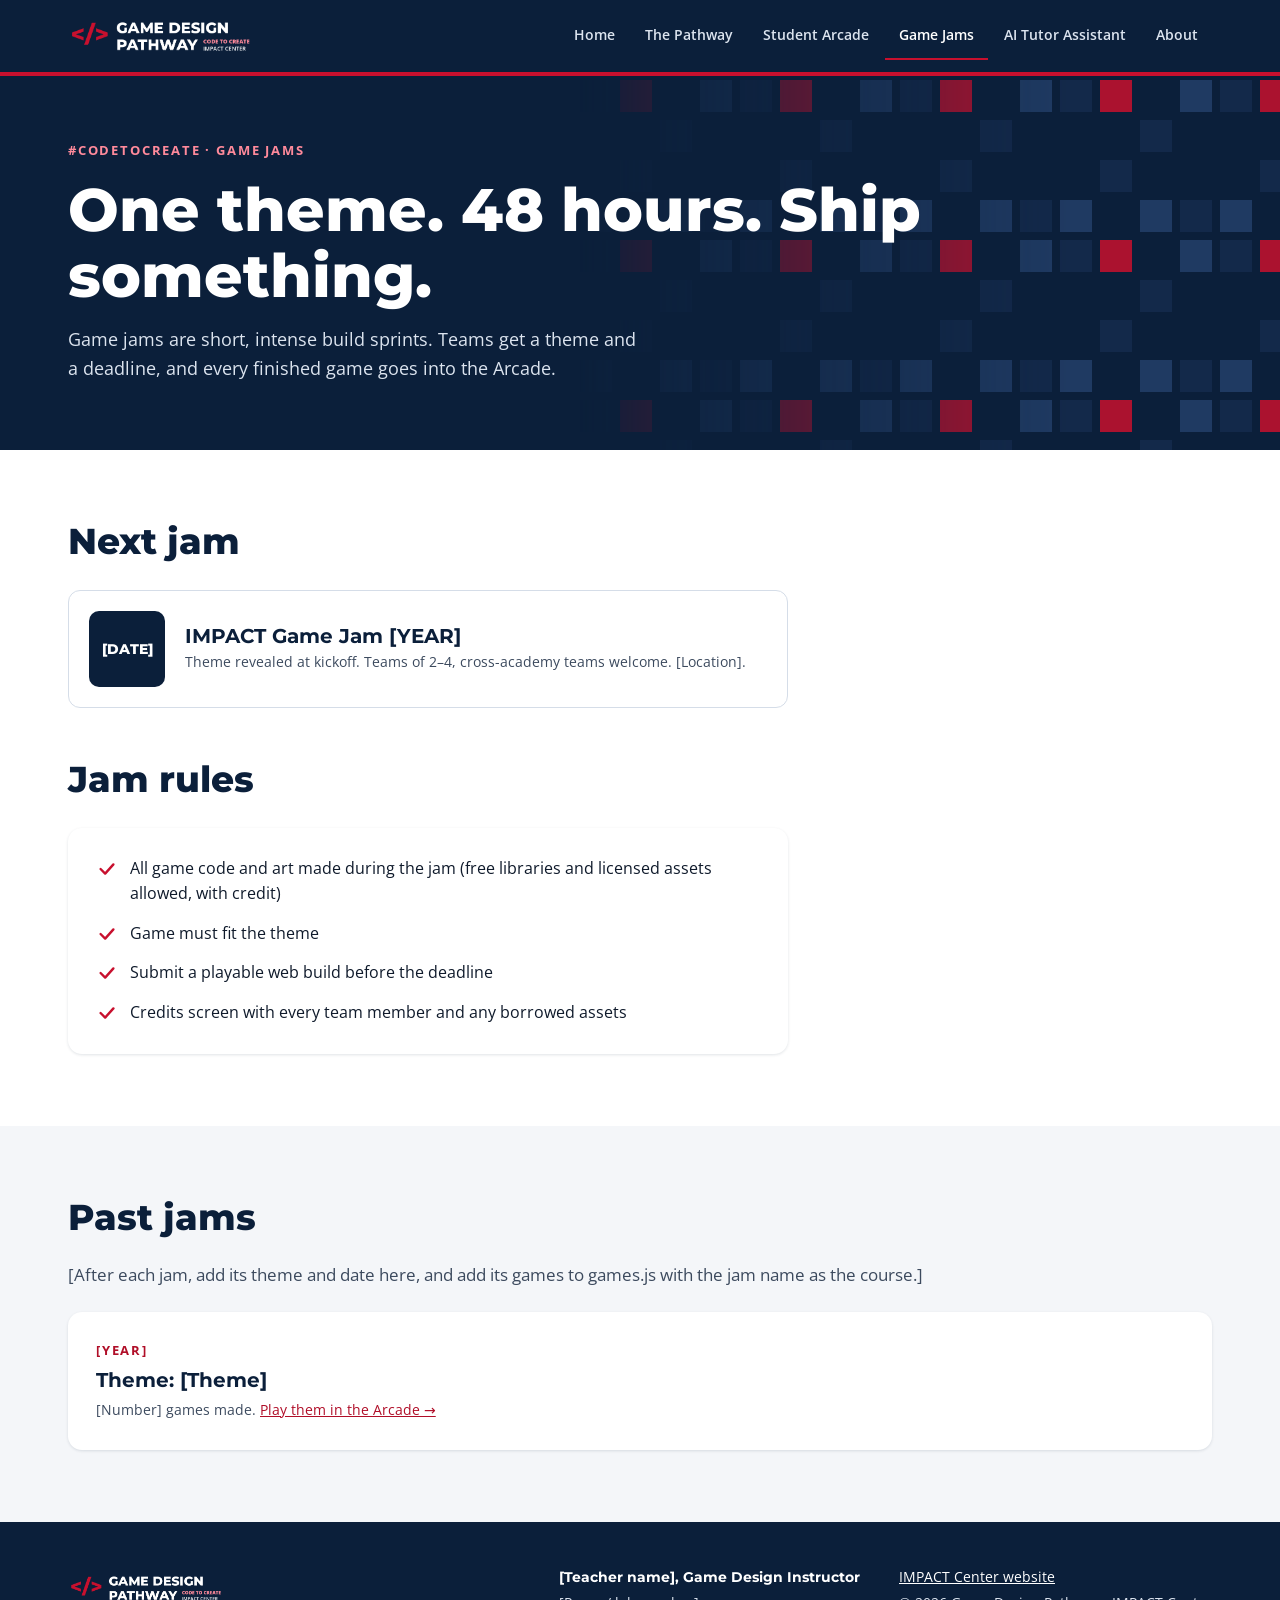
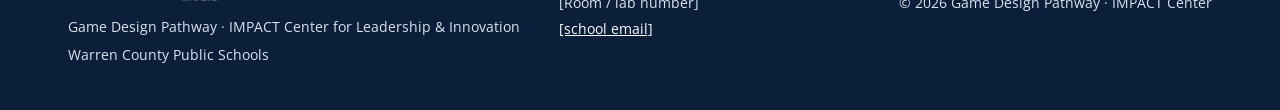
<file: jams.html>
<!DOCTYPE html>
<html lang="en">
<head>
  <meta charset="utf-8">
  <meta name="viewport" content="width=device-width, initial-scale=1">
  <title>Game Jams — Game Design Pathway</title>
  <meta name="description" content="Game jams in the Game Design Pathway at the IMPACT Center.">
  <meta property="og:title" content="Game Jams — Game Design Pathway">
  <meta property="og:description" content="Game jams in the Game Design Pathway at the IMPACT Center.">
  <meta name="theme-color" content="#0B1F3A">
  <link rel="icon" type="image/png" href="assets/img/favicon-64.png">
  <link rel="apple-touch-icon" href="assets/img/apple-touch-icon.png">
  <link rel="preconnect" href="https://fonts.googleapis.com">
  <link rel="preconnect" href="https://fonts.gstatic.com" crossorigin>
  <link href="https://fonts.googleapis.com/css2?family=Montserrat:wght@700;800&family=Open+Sans:wght@400;600;700&display=swap" rel="stylesheet">
  <link rel="stylesheet" href="assets/css/site.css">
</head>
<body>
  <a class="skip" href="#main">Skip to content</a>
  <header class="site-header">
    <div class="bar">
      <a class="brand" href="index.html"><img src="assets/img/logo-code-to-create.png" alt="Game Design Pathway at the IMPACT Center — Code to Create" width="565" height="160" style="height:52px;width:auto;object-fit:contain"></a>
      <button class="menu-btn" type="button" aria-expanded="false" aria-controls="site-nav" aria-label="Menu">
        <svg width="22" height="22" viewBox="0 0 24 24" fill="none" stroke="currentColor" stroke-width="2.2" stroke-linecap="round" aria-hidden="true"><path d="M4 6h16M4 12h16M4 18h16"/></svg>
      </button>
      <nav class="nav" id="site-nav" aria-label="Main">
        <a href="index.html">Home</a>
        <a href="pathway.html">The Pathway</a>
        <a href="arcade.html">Student Arcade</a>
        <a href="jams.html" aria-current="page">Game Jams</a>
        <a href="tutor.html">AI Tutor Assistant</a>
        <a href="about.html">About</a>
      </nav>
    </div>
  </header>

  <main id="main">
    <section class="dark">
      <div class="wrap stack" style="padding-top:64px;padding-bottom:68px">
        <span class="eyebrow">#CodeToCreate &middot; Game Jams</span>
        <h1>One theme. 48 hours. Ship something.</h1>
        <p class="lead">Game jams are short, intense build sprints. Teams get a theme and a deadline, and every finished game goes into the Arcade.</p>
      </div>
    </section>

    <section>
      <div class="wrap stack" style="gap:28px">
        <h2>Next jam</h2>
        <div class="event" style="max-width:720px"><div class="date">[DATE]</div>
          <div class="stack" style="gap:4px"><h3>IMPACT Game Jam [YEAR]</h3><p class="small">Theme revealed at kickoff. Teams of 2&ndash;4, cross-academy teams welcome. [Location].</p></div></div>
        <h2 style="margin-top:24px">Jam rules</h2>
        <div class="panel" style="max-width:720px"><ul class="checklist">
          <li>All game code and art made during the jam (free libraries and licensed assets allowed, with credit)</li>
          <li>Game must fit the theme</li>
          <li>Submit a playable web build before the deadline</li>
          <li>Credits screen with every team member and any borrowed assets</li>
        </ul></div>
      </div>
    </section>

    <section class="gray">
      <div class="wrap stack" style="gap:24px">
        <h2>Past jams</h2>
        <p class="sub">[After each jam, add its theme and date here, and add its games to games.js with the jam name as the course.]</p>
        <div class="grid">
          <div class="panel stack" style="gap:8px"><span class="eyebrow">[YEAR]</span><h3>Theme: [Theme]</h3><p class="small">[Number] games made. <a href="arcade.html">Play them in the Arcade &rarr;</a></p></div>
        </div>
      </div>
    </section>
  </main>

  <footer class="site-footer">
    <div class="wrap">
      <div class="stack" style="gap:6px">
        <img src="assets/img/logo-code-to-create.png" alt="" width="565" height="160" style="height:44px;width:auto;max-width:100%;align-self:flex-start;object-fit:contain">
        <span>Game Design Pathway &middot; IMPACT Center for Leadership &amp; Innovation</span>
        <span>Warren County Public Schools</span>
      </div>
      <div class="stack" style="gap:4px">
        <strong>[Teacher name], Game Design Instructor</strong>
        <span>[Room / lab number]</span>
        <a href="mailto:[school email]">[school email]</a>
      </div>
      <div class="stack" style="gap:4px">
        <a href="https://impactcenter.warrencountyschools.org/">IMPACT Center website</a>
        <span>&copy; <span id="year">2026</span> Game Design Pathway &middot; IMPACT Center</span>
      </div>
    </div>
  </footer>
  <script src="assets/js/games.js"></script>
  <script src="assets/js/games-auto.js"></script>
  <script src="assets/js/site.js"></script>
</body>
</html>
</file>
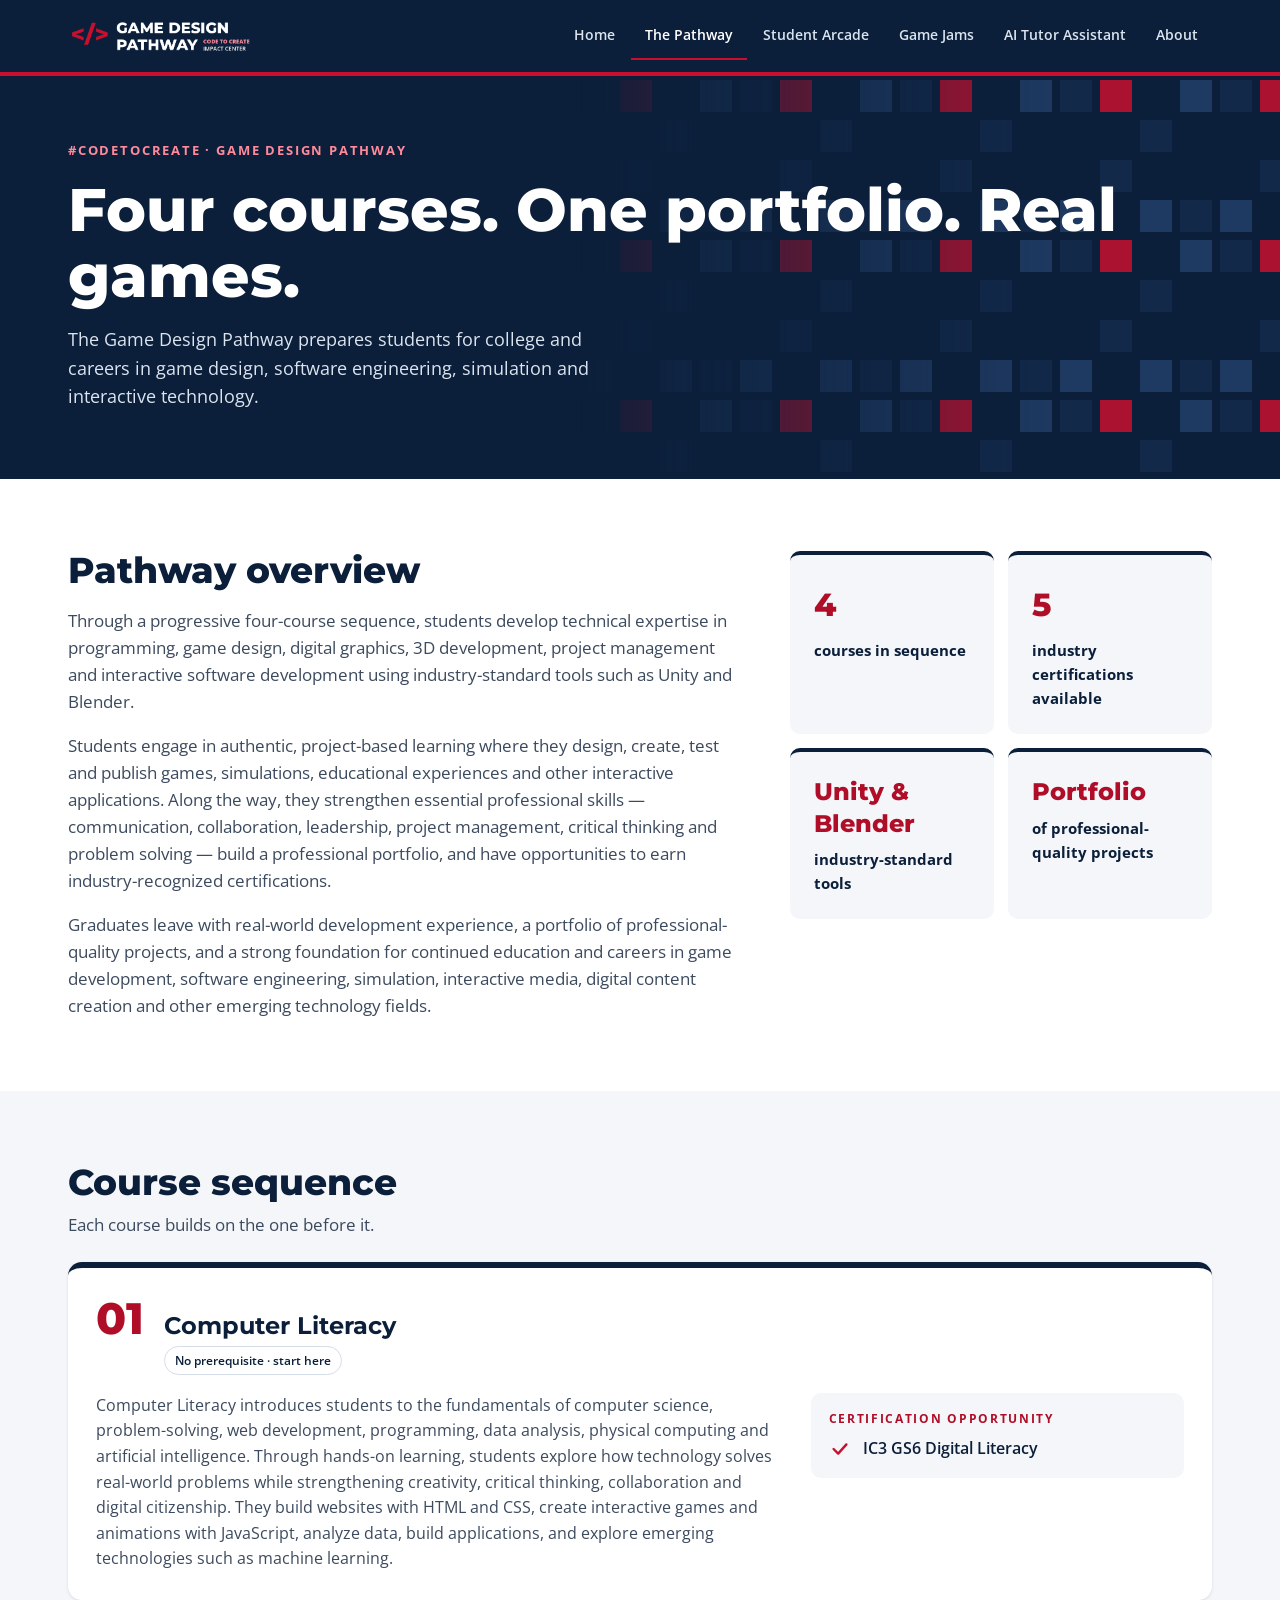
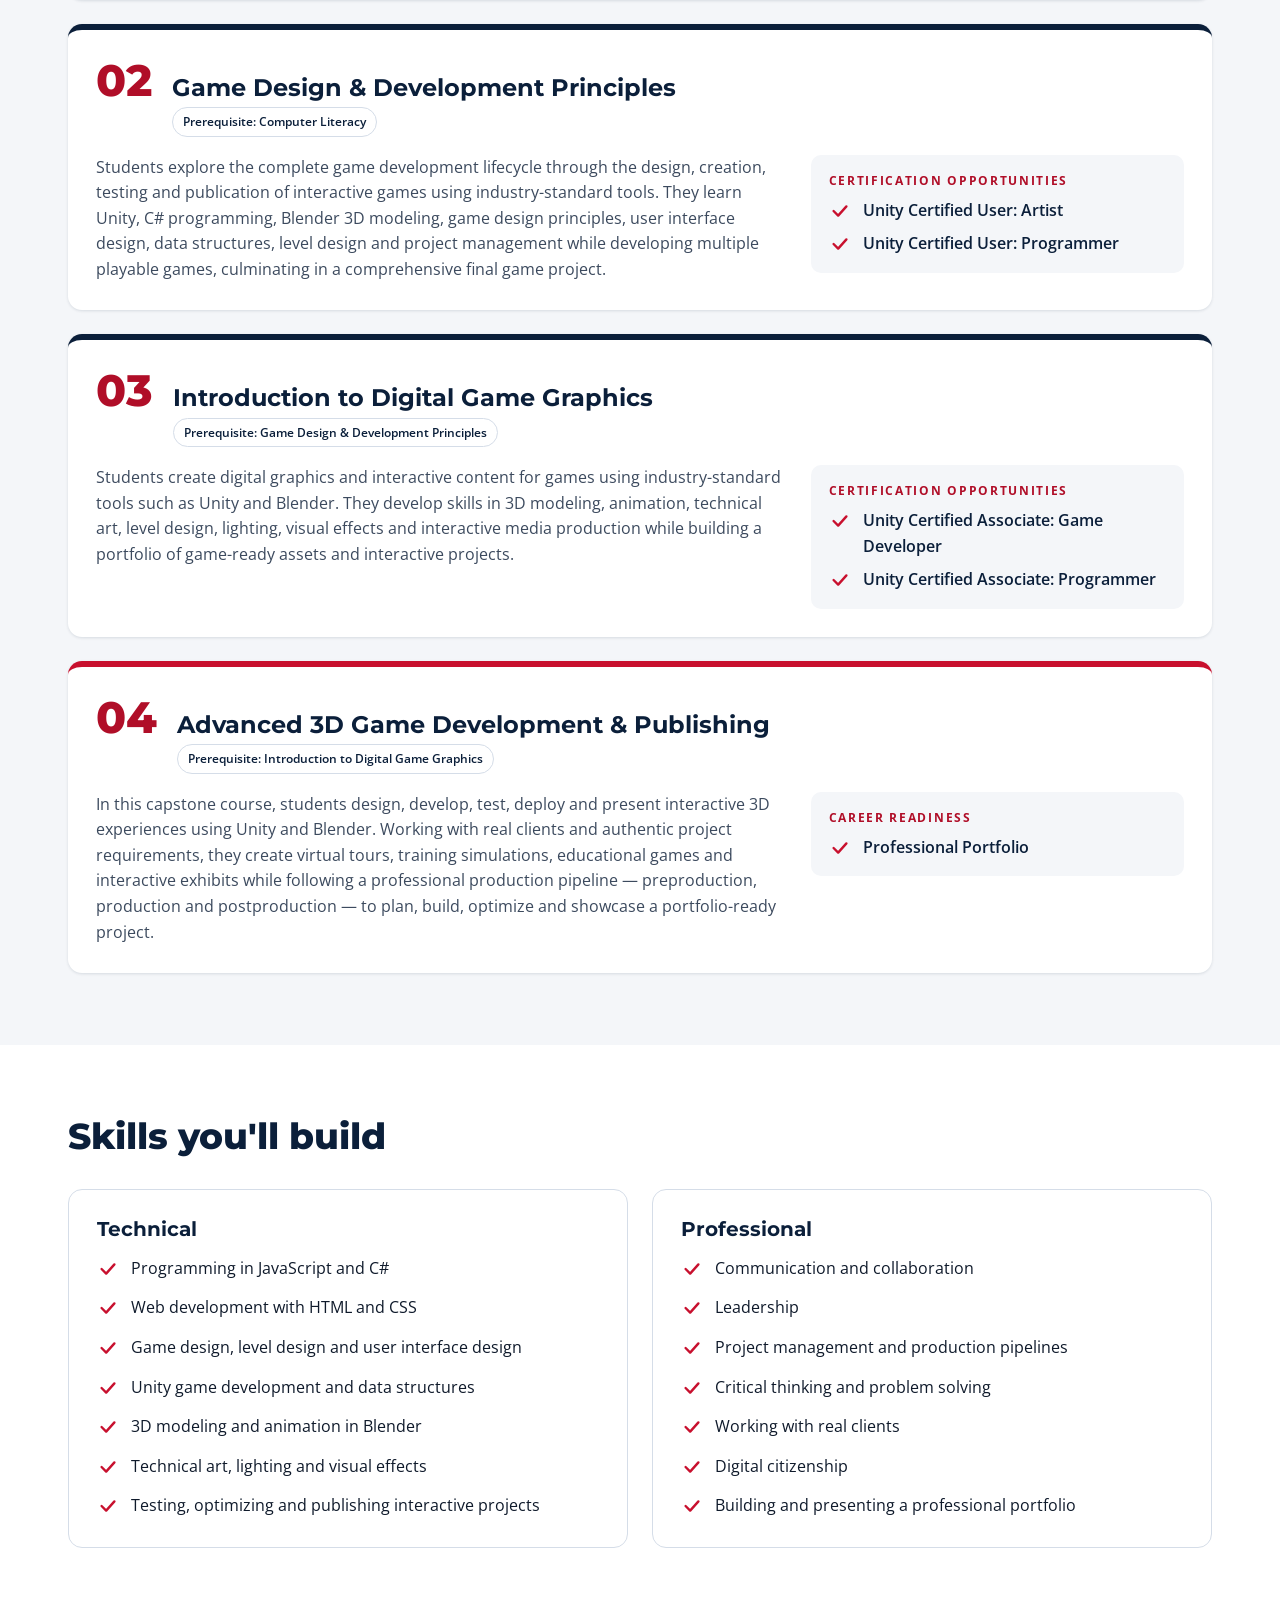
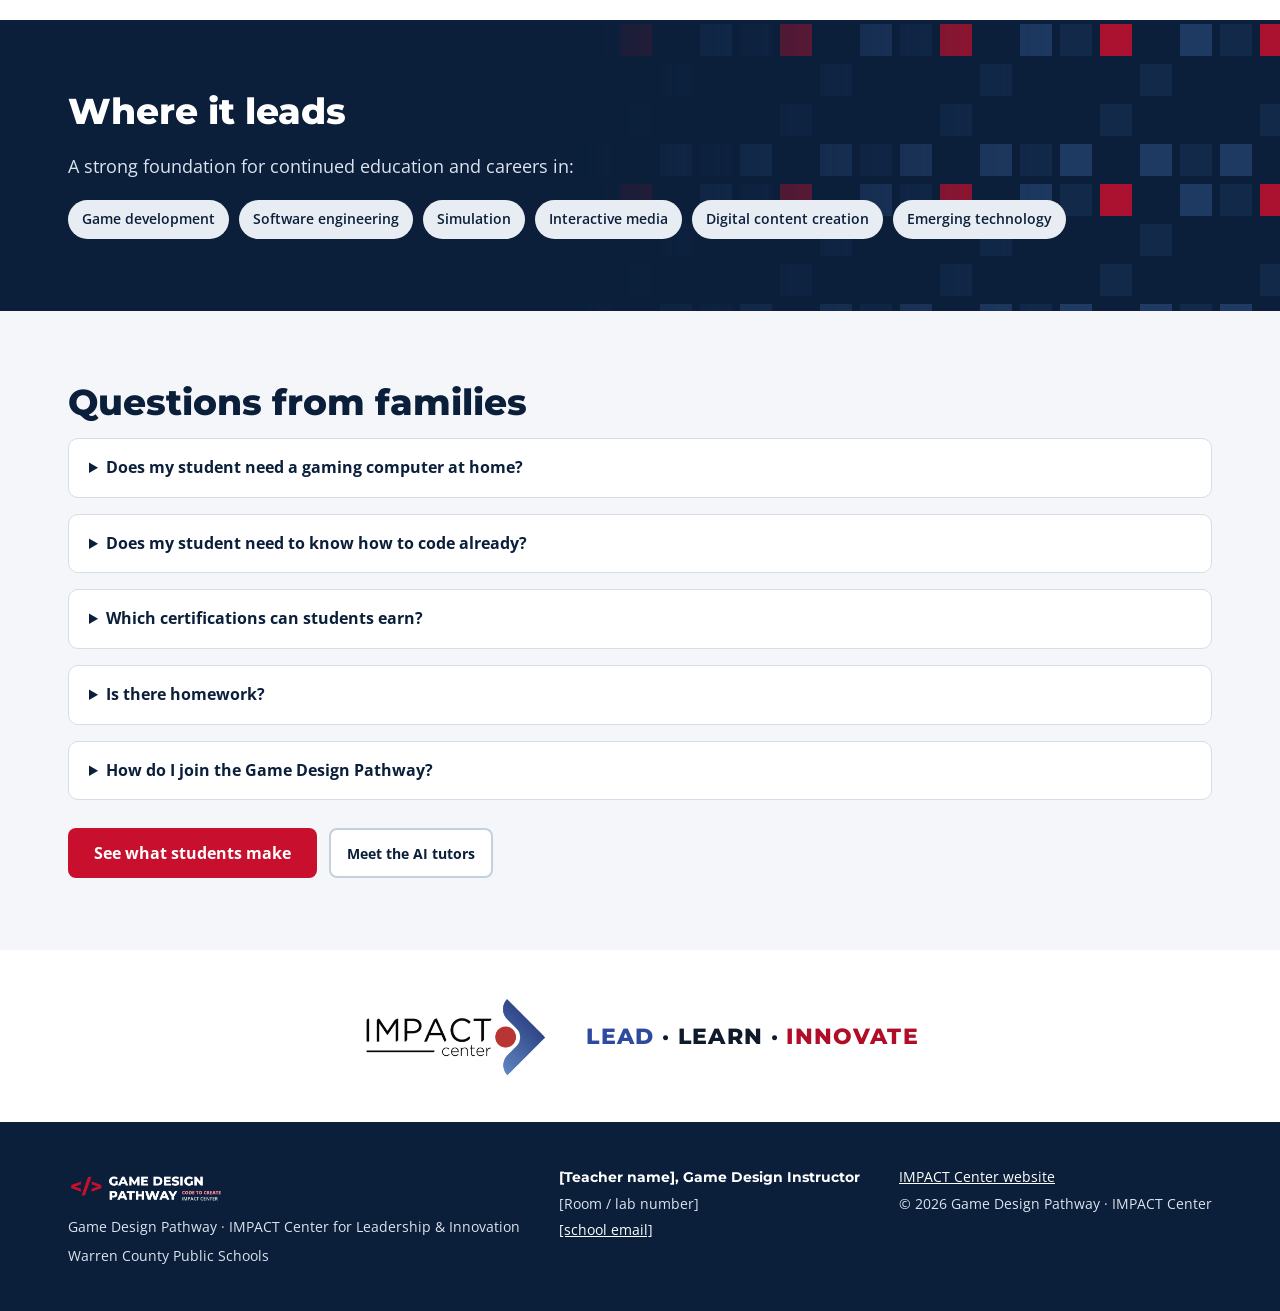
<file: pathway.html>
<!DOCTYPE html>
<html lang="en">
<head>
  <meta charset="utf-8">
  <meta name="viewport" content="width=device-width, initial-scale=1">
  <title>Courses &amp; Careers — Game Design Pathway</title>
  <meta name="description" content="The four-course Game Design Pathway at the IMPACT Center: courses, certifications, skills and careers.">
  <meta property="og:title" content="Courses &amp; Careers — Game Design Pathway">
  <meta property="og:description" content="The four-course Game Design Pathway at the IMPACT Center: courses, certifications, skills and careers.">
  <meta name="theme-color" content="#0B1F3A">
  <link rel="icon" type="image/png" href="assets/img/favicon-64.png">
  <link rel="apple-touch-icon" href="assets/img/apple-touch-icon.png">
  <link rel="preconnect" href="https://fonts.googleapis.com">
  <link rel="preconnect" href="https://fonts.gstatic.com" crossorigin>
  <link href="https://fonts.googleapis.com/css2?family=Montserrat:wght@700;800&family=Open+Sans:wght@400;600;700&display=swap" rel="stylesheet">
  <link rel="stylesheet" href="assets/css/site.css">
</head>
<body>
  <a class="skip" href="#main">Skip to content</a>
  <header class="site-header">
    <div class="bar">
      <a class="brand" href="index.html"><img src="assets/img/logo-code-to-create.png" alt="Game Design Pathway at the IMPACT Center — Code to Create" width="565" height="160" style="height:52px;width:auto;object-fit:contain"></a>
      <button class="menu-btn" type="button" aria-expanded="false" aria-controls="site-nav" aria-label="Menu">
        <svg width="22" height="22" viewBox="0 0 24 24" fill="none" stroke="currentColor" stroke-width="2.2" stroke-linecap="round" aria-hidden="true"><path d="M4 6h16M4 12h16M4 18h16"/></svg>
      </button>
      <nav class="nav" id="site-nav" aria-label="Main">
        <a href="index.html">Home</a>
        <a href="pathway.html" aria-current="page">The Pathway</a>
        <a href="arcade.html">Student Arcade</a>
        <a href="jams.html">Game Jams</a>
        <a href="tutor.html">AI Tutor Assistant</a>
        <a href="about.html">About</a>
      </nav>
    </div>
  </header>

  <main id="main">
    <section class="dark">
      <div class="wrap stack" style="padding-top:64px;padding-bottom:68px">
        <span class="eyebrow">#CodeToCreate &middot; Game Design Pathway</span>
        <h1>Four courses. One portfolio. Real games.</h1>
        <p class="lead">The Game Design Pathway prepares students for college and careers in game design, software engineering, simulation and interactive technology.</p>
      </div>
    </section>

    <section>
      <div class="wrap row" style="align-items:flex-start;gap:48px">
        <div class="stack" style="flex:3 1 520px">
          <h2>Pathway overview</h2>
          <p class="sub">Through a progressive four-course sequence, students develop technical expertise in programming, game design, digital graphics, 3D development, project management and interactive software development using industry-standard tools such as Unity and Blender.</p>
          <p class="sub">Students engage in authentic, project-based learning where they design, create, test and publish games, simulations, educational experiences and other interactive applications. Along the way, they strengthen essential professional skills &mdash; communication, collaboration, leadership, project management, critical thinking and problem solving &mdash; build a professional portfolio, and have opportunities to earn industry-recognized certifications.</p>
          <p class="sub">Graduates leave with real-world development experience, a portfolio of professional-quality projects, and a strong foundation for continued education and careers in game development, software engineering, simulation, interactive media, digital content creation and other emerging technology fields.</p>
        </div>
        <div class="grid" style="flex:2 1 320px;grid-template-columns:repeat(2,minmax(0,1fr));gap:14px">
          <div class="step" style="background:var(--gray)"><span class="num">4</span><p style="color:var(--navy);font-weight:700">courses in sequence</p></div>
          <div class="step" style="background:var(--gray)"><span class="num">5</span><p style="color:var(--navy);font-weight:700">industry certifications available</p></div>
          <div class="step" style="background:var(--gray)"><span class="num" style="font-size:24px;line-height:1.3">Unity &amp; Blender</span><p style="color:var(--navy);font-weight:700">industry-standard tools</p></div>
          <div class="step" style="background:var(--gray)"><span class="num" style="font-size:24px;line-height:1.3">Portfolio</span><p style="color:var(--navy);font-weight:700">of professional-quality projects</p></div>
        </div>
      </div>
    </section>

    <section class="gray" id="courses">
      <div class="wrap stack" style="gap:24px">
        <div class="stack" style="gap:8px"><h2>Course sequence</h2>
          <p class="sub">Each course builds on the one before it.</p></div>
          <article class="panel" style="display:grid;grid-template-columns:minmax(0,1fr);gap:18px;border-top:6px solid var(--navy)">
            <div style="display:flex;flex-wrap:wrap;gap:12px 20px;align-items:baseline">
              <span class="num" style="font-size:44px;line-height:1">01</span>
              <div class="stack" style="gap:6px;flex:1 1 300px"><h3 style="font-size:24px">Computer Literacy</h3><span class="chip" style="background:#fff;border:1px solid var(--line);align-self:flex-start">No prerequisite &middot; start here</span></div>
            </div>
            <div class="row" style="gap:28px;align-items:flex-start">
              <p style="color:var(--muted);flex:2 1 420px">Computer Literacy introduces students to the fundamentals of computer science, problem-solving, web development, programming, data analysis, physical computing and artificial intelligence. Through hands-on learning, students explore how technology solves real-world problems while strengthening creativity, critical thinking, collaboration and digital citizenship. They build websites with HTML and CSS, create interactive games and animations with JavaScript, analyze data, build applications, and explore emerging technologies such as machine learning.</p>
              <div class="stack" style="gap:8px;flex:1 1 240px;background:var(--gray);border-radius:10px;padding:16px 18px">
                <span class="eyebrow" style="font-size:12px">Certification opportunity</span>
                <ul class="checklist" style="gap:8px;font-weight:600;color:var(--navy)"><li>IC3 GS6 Digital Literacy</li></ul>
              </div>
            </div>
          </article>
          <article class="panel" style="display:grid;grid-template-columns:minmax(0,1fr);gap:18px;border-top:6px solid var(--navy)">
            <div style="display:flex;flex-wrap:wrap;gap:12px 20px;align-items:baseline">
              <span class="num" style="font-size:44px;line-height:1">02</span>
              <div class="stack" style="gap:6px;flex:1 1 300px"><h3 style="font-size:24px">Game Design &amp; Development Principles</h3><span class="chip" style="background:#fff;border:1px solid var(--line);align-self:flex-start">Prerequisite: Computer Literacy</span></div>
            </div>
            <div class="row" style="gap:28px;align-items:flex-start">
              <p style="color:var(--muted);flex:2 1 420px">Students explore the complete game development lifecycle through the design, creation, testing and publication of interactive games using industry-standard tools. They learn Unity, C# programming, Blender 3D modeling, game design principles, user interface design, data structures, level design and project management while developing multiple playable games, culminating in a comprehensive final game project.</p>
              <div class="stack" style="gap:8px;flex:1 1 240px;background:var(--gray);border-radius:10px;padding:16px 18px">
                <span class="eyebrow" style="font-size:12px">Certification opportunities</span>
                <ul class="checklist" style="gap:8px;font-weight:600;color:var(--navy)"><li>Unity Certified User: Artist</li><li>Unity Certified User: Programmer</li></ul>
              </div>
            </div>
          </article>
          <article class="panel" style="display:grid;grid-template-columns:minmax(0,1fr);gap:18px;border-top:6px solid var(--navy)">
            <div style="display:flex;flex-wrap:wrap;gap:12px 20px;align-items:baseline">
              <span class="num" style="font-size:44px;line-height:1">03</span>
              <div class="stack" style="gap:6px;flex:1 1 300px"><h3 style="font-size:24px">Introduction to Digital Game Graphics</h3><span class="chip" style="background:#fff;border:1px solid var(--line);align-self:flex-start">Prerequisite: Game Design &amp; Development Principles</span></div>
            </div>
            <div class="row" style="gap:28px;align-items:flex-start">
              <p style="color:var(--muted);flex:2 1 420px">Students create digital graphics and interactive content for games using industry-standard tools such as Unity and Blender. They develop skills in 3D modeling, animation, technical art, level design, lighting, visual effects and interactive media production while building a portfolio of game-ready assets and interactive projects.</p>
              <div class="stack" style="gap:8px;flex:1 1 240px;background:var(--gray);border-radius:10px;padding:16px 18px">
                <span class="eyebrow" style="font-size:12px">Certification opportunities</span>
                <ul class="checklist" style="gap:8px;font-weight:600;color:var(--navy)"><li>Unity Certified Associate: Game Developer</li><li>Unity Certified Associate: Programmer</li></ul>
              </div>
            </div>
          </article>
          <article class="panel" style="display:grid;grid-template-columns:minmax(0,1fr);gap:18px;border-top:6px solid var(--red)">
            <div style="display:flex;flex-wrap:wrap;gap:12px 20px;align-items:baseline">
              <span class="num" style="font-size:44px;line-height:1">04</span>
              <div class="stack" style="gap:6px;flex:1 1 300px"><h3 style="font-size:24px">Advanced 3D Game Development &amp; Publishing</h3><span class="chip" style="background:#fff;border:1px solid var(--line);align-self:flex-start">Prerequisite: Introduction to Digital Game Graphics</span></div>
            </div>
            <div class="row" style="gap:28px;align-items:flex-start">
              <p style="color:var(--muted);flex:2 1 420px">In this capstone course, students design, develop, test, deploy and present interactive 3D experiences using Unity and Blender. Working with real clients and authentic project requirements, they create virtual tours, training simulations, educational games and interactive exhibits while following a professional production pipeline &mdash; preproduction, production and postproduction &mdash; to plan, build, optimize and showcase a portfolio-ready project.</p>
              <div class="stack" style="gap:8px;flex:1 1 240px;background:var(--gray);border-radius:10px;padding:16px 18px">
                <span class="eyebrow" style="font-size:12px">Career readiness</span>
                <ul class="checklist" style="gap:8px;font-weight:600;color:var(--navy)"><li>Professional Portfolio</li></ul>
              </div>
            </div>
          </article>
      </div>
    </section>

    <section>
      <div class="wrap stack" style="gap:32px">
        <h2>Skills you'll build</h2>
        <div class="grid">
          <div class="panel stack" style="box-shadow:none;border:1px solid var(--line)"><h3>Technical</h3>
            <ul class="checklist">
              <li>Programming in JavaScript and C#</li>
              <li>Web development with HTML and CSS</li>
              <li>Game design, level design and user interface design</li>
              <li>Unity game development and data structures</li>
              <li>3D modeling and animation in Blender</li>
              <li>Technical art, lighting and visual effects</li>
              <li>Testing, optimizing and publishing interactive projects</li>
            </ul></div>
          <div class="panel stack" style="box-shadow:none;border:1px solid var(--line)"><h3>Professional</h3>
            <ul class="checklist">
              <li>Communication and collaboration</li>
              <li>Leadership</li>
              <li>Project management and production pipelines</li>
              <li>Critical thinking and problem solving</li>
              <li>Working with real clients</li>
              <li>Digital citizenship</li>
              <li>Building and presenting a professional portfolio</li>
            </ul></div>
        </div>
      </div>
    </section>

    <section class="dark">
      <div class="wrap stack" style="gap:20px">
        <h2>Where it leads</h2>
        <p class="lead" style="max-width:760px">A strong foundation for continued education and careers in:</p>
        <div class="chips" style="gap:10px">
          <span class="chip" style="font-size:14px;padding:8px 14px">Game development</span>
          <span class="chip" style="font-size:14px;padding:8px 14px">Software engineering</span>
          <span class="chip" style="font-size:14px;padding:8px 14px">Simulation</span>
          <span class="chip" style="font-size:14px;padding:8px 14px">Interactive media</span>
          <span class="chip" style="font-size:14px;padding:8px 14px">Digital content creation</span>
          <span class="chip" style="font-size:14px;padding:8px 14px">Emerging technology</span>
        </div>
      </div>
    </section>

    <section class="gray">
      <div class="wrap stack" style="gap:16px">
        <h2>Questions from families</h2>
        <details><summary>Does my student need a gaming computer at home?</summary><p>[Your answer.]</p></details>
        <details><summary>Does my student need to know how to code already?</summary><p>No. Computer Literacy, the first course, starts with the fundamentals. [Add anything else you'd like families to know.]</p></details>
        <details><summary>Which certifications can students earn?</summary><p>IC3 GS6 Digital Literacy in Computer Literacy; Unity Certified User: Artist and Programmer in Game Design &amp; Development Principles; and Unity Certified Associate: Game Developer and Programmer in Introduction to Digital Game Graphics.</p></details>
        <details><summary>Is there homework?</summary><p>[Your answer.]</p></details>
        <details><summary>How do I join the Game Design Pathway?</summary><p>[Your answer &mdash; link to IMPACT enrollment.]</p></details>
        <div class="btns" style="margin-top:12px"><a class="btn btn-red" href="arcade.html">See what students make</a><a class="btn btn-line" href="tutor.html">Meet the AI tutors</a></div>
      </div>
    </section>

    <section>
      <div class="wrap tight" style="display:flex;flex-wrap:wrap;gap:24px 40px;align-items:center;justify-content:center;text-align:center">
        <a href="https://impactcenter.warrencountyschools.org/"><img src="assets/img/impact-center-logo.png" alt="IMPACT Center" width="684" height="310" style="height:84px;width:auto"></a>
        <p style="font-family:var(--font-head);font-weight:800;font-size:22px;letter-spacing:.06em"><span style="color:#2E4A9E">LEAD</span> &middot; <span style="color:var(--ink)">LEARN</span> &middot; <span style="color:var(--red-dark)">INNOVATE</span></p>
      </div>
    </section>
  </main>

  <footer class="site-footer">
    <div class="wrap">
      <div class="stack" style="gap:6px">
        <img src="assets/img/logo-code-to-create.png" alt="" width="565" height="160" style="height:44px;width:auto;max-width:100%;align-self:flex-start;object-fit:contain">
        <span>Game Design Pathway &middot; IMPACT Center for Leadership &amp; Innovation</span>
        <span>Warren County Public Schools</span>
      </div>
      <div class="stack" style="gap:4px">
        <strong>[Teacher name], Game Design Instructor</strong>
        <span>[Room / lab number]</span>
        <a href="mailto:[school email]">[school email]</a>
      </div>
      <div class="stack" style="gap:4px">
        <a href="https://impactcenter.warrencountyschools.org/">IMPACT Center website</a>
        <span>&copy; <span id="year">2026</span> Game Design Pathway &middot; IMPACT Center</span>
      </div>
    </div>
  </footer>
  <script src="assets/js/games.js"></script>
  <script src="assets/js/games-auto.js"></script>
  <script src="assets/js/site.js"></script>
</body>
</html>
</file>
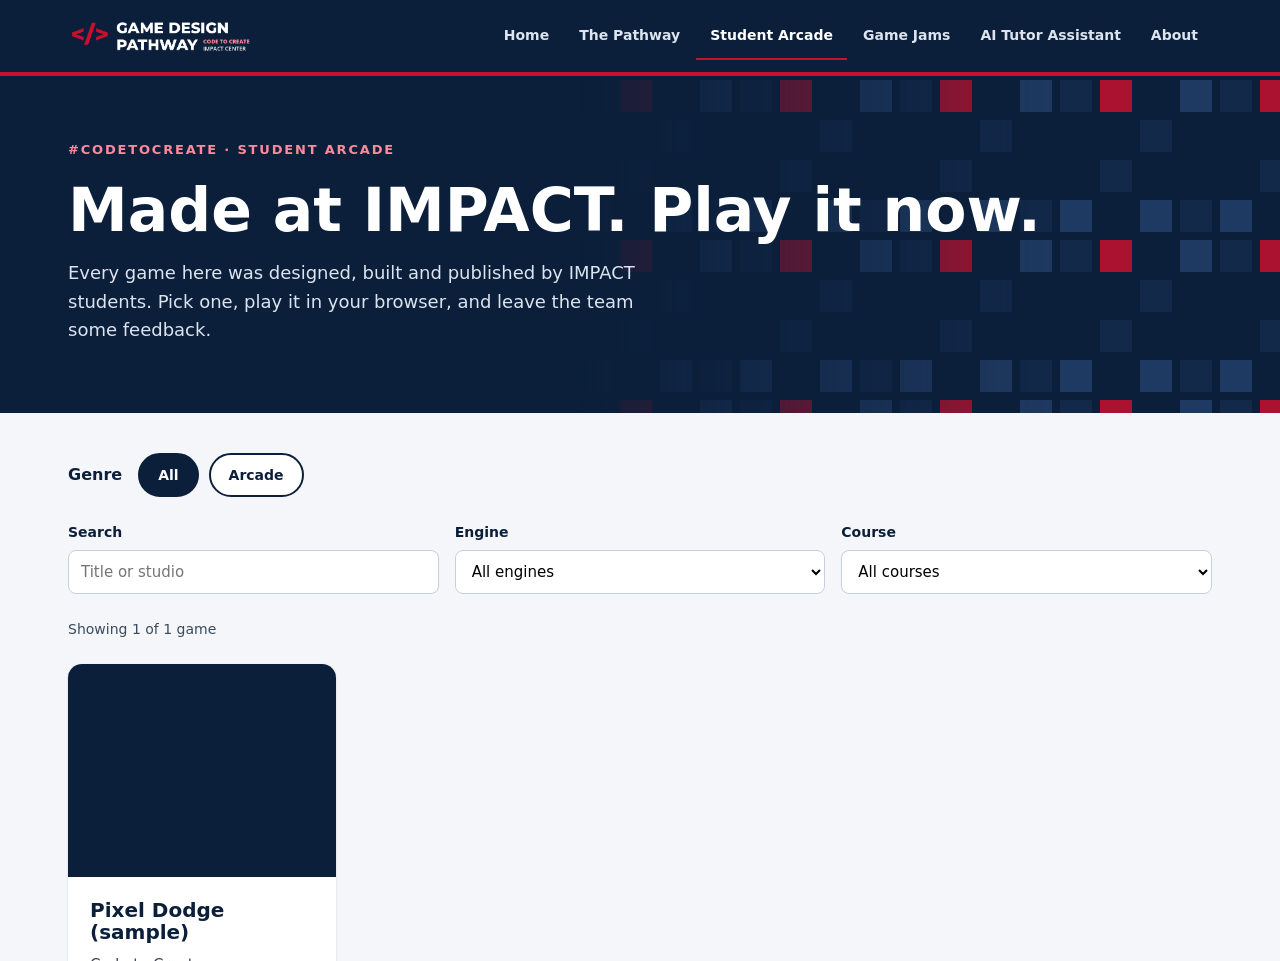
<file: publish.html>
<!DOCTYPE html><html lang="en"><head><meta charset="utf-8"><title>Student Arcade — Game Design Pathway</title><meta http-equiv="refresh" content="0; url=arcade.html"><link rel="canonical" href="arcade.html"></head><body><p><a href="arcade.html">Go to the Student Arcade</a></p></body></html>
</file>
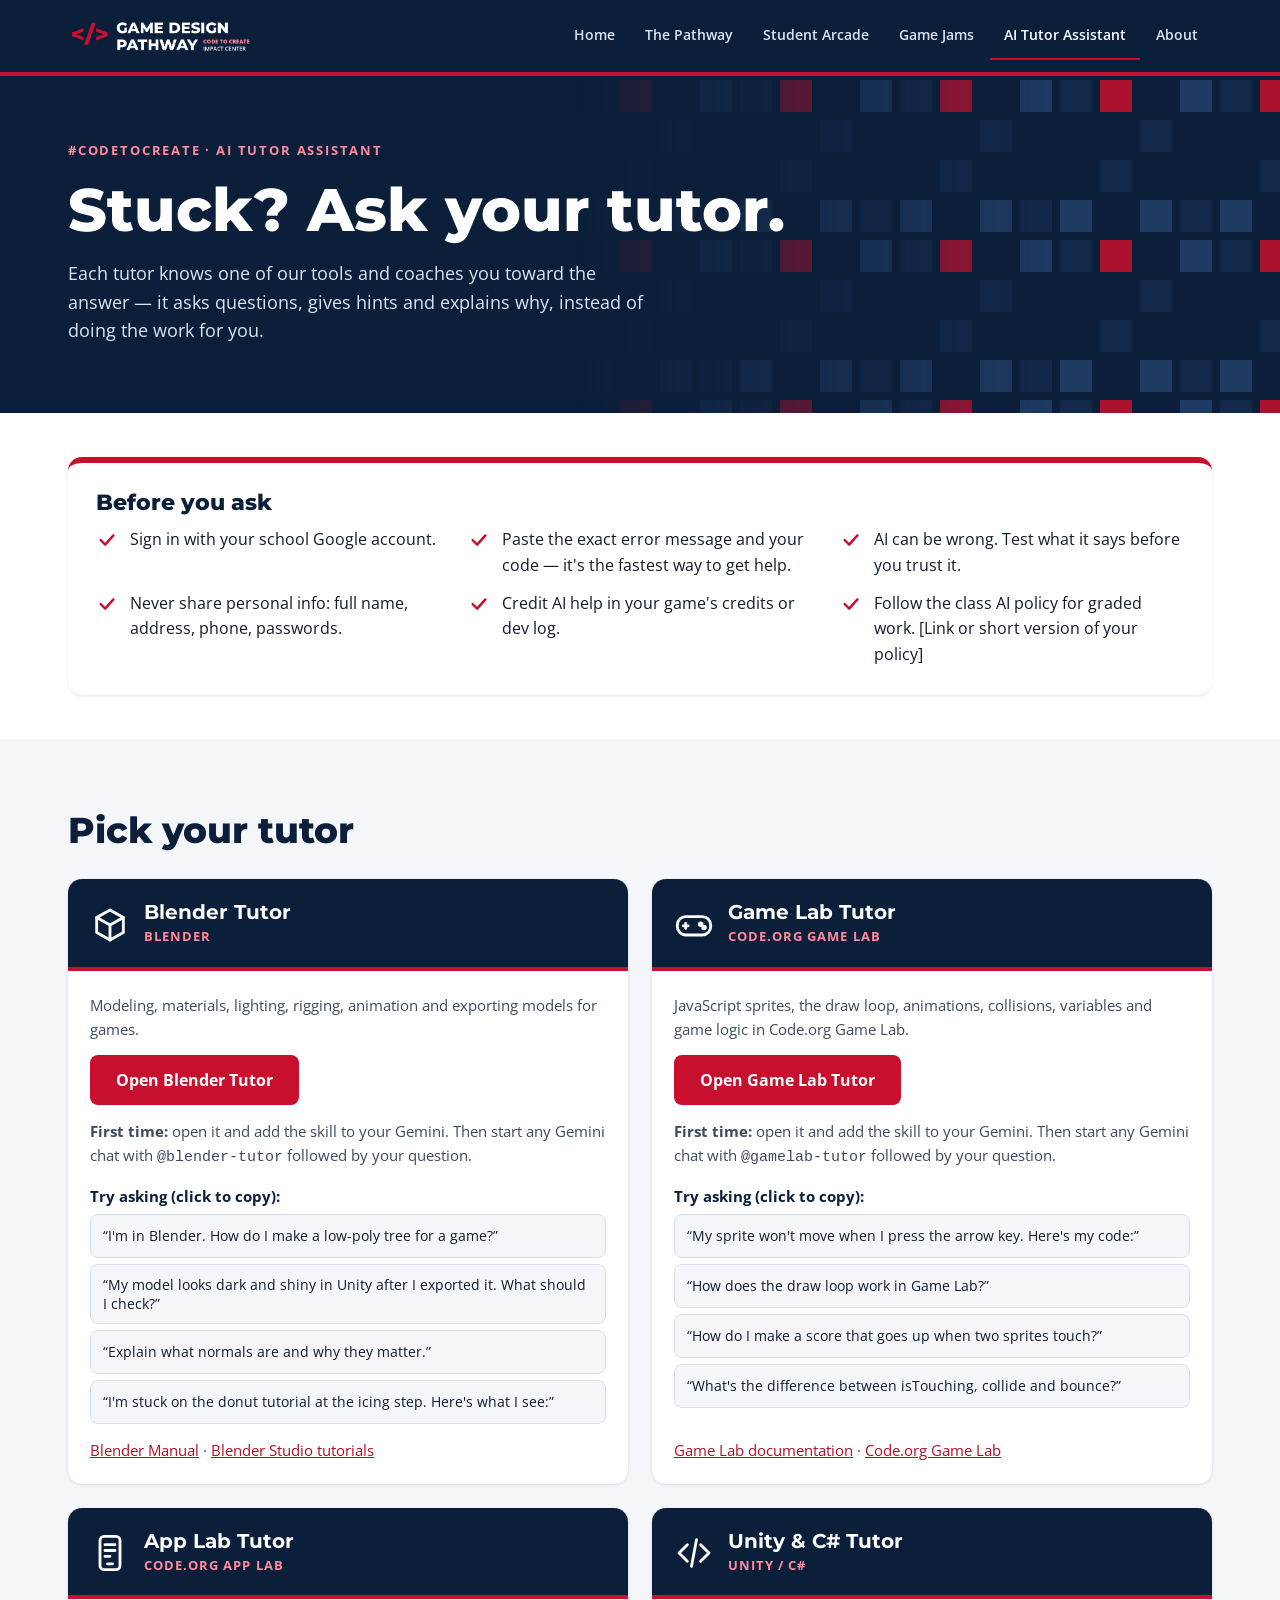
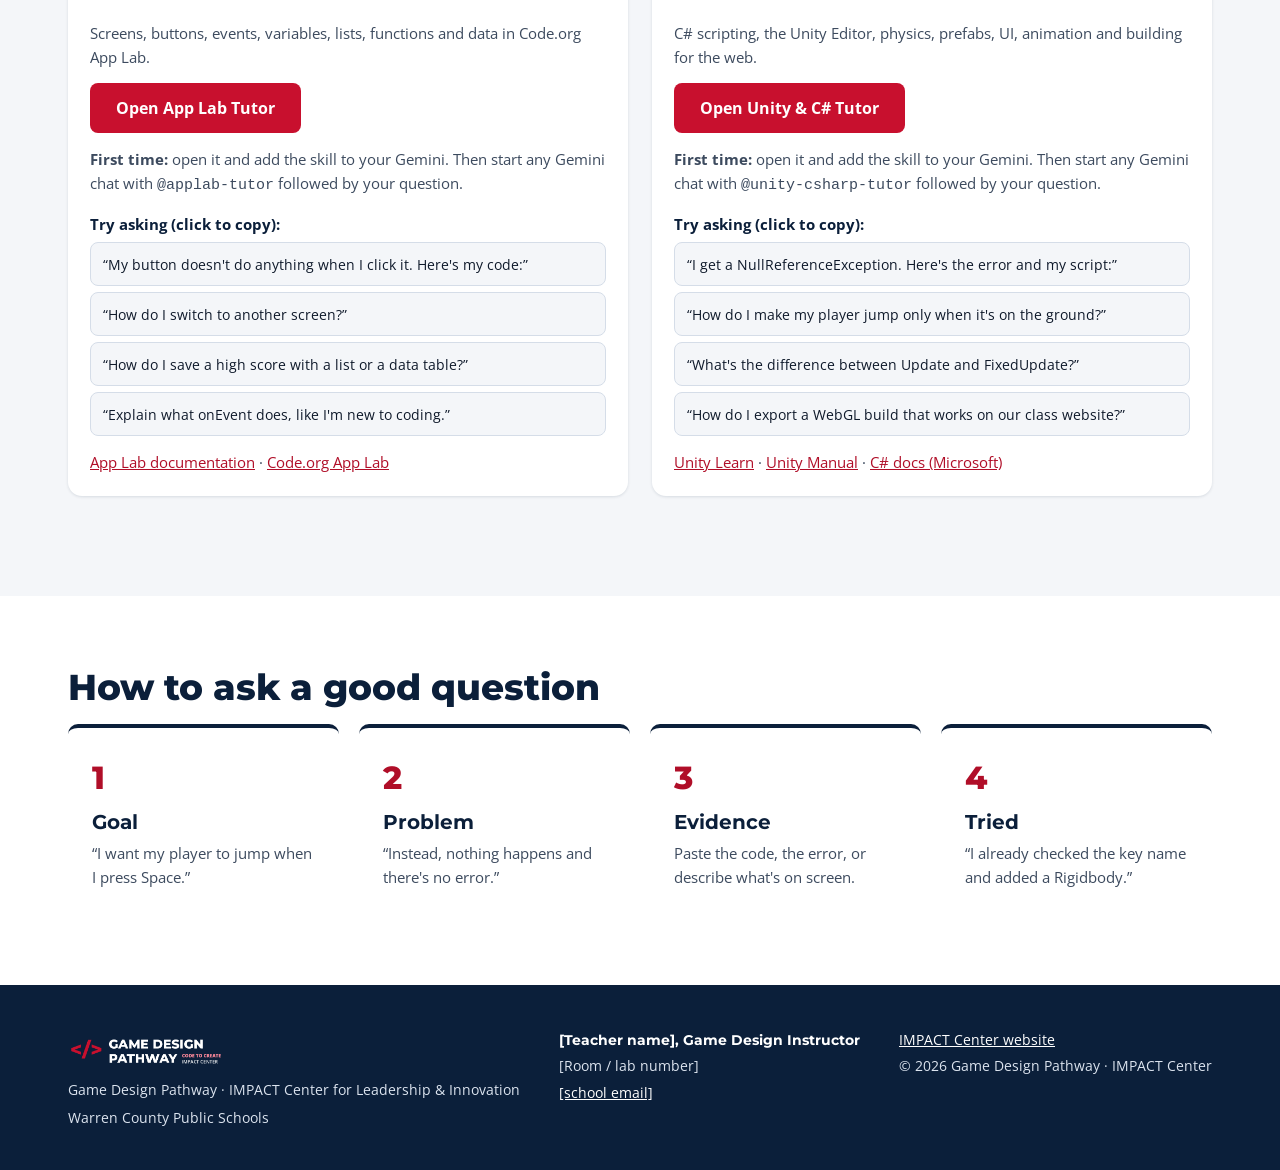
<file: tutor.html>
<!DOCTYPE html>
<html lang="en">
<head>
  <meta charset="utf-8">
  <meta name="viewport" content="width=device-width, initial-scale=1">
  <title>AI Tutor Assistant — Game Design Pathway</title>
  <meta name="description" content="AI tutors for Blender, Code.org Game Lab, App Lab and Unity/C#, built to coach students instead of doing the work.">
  <meta property="og:title" content="AI Tutor Assistant — Game Design Pathway">
  <meta property="og:description" content="AI tutors for Blender, Code.org Game Lab, App Lab and Unity/C#, built to coach students instead of doing the work.">
  <meta name="theme-color" content="#0B1F3A">
  <link rel="icon" type="image/png" href="assets/img/favicon-64.png">
  <link rel="apple-touch-icon" href="assets/img/apple-touch-icon.png">
  <link rel="preconnect" href="https://fonts.googleapis.com">
  <link rel="preconnect" href="https://fonts.gstatic.com" crossorigin>
  <link href="https://fonts.googleapis.com/css2?family=Montserrat:wght@700;800&family=Open+Sans:wght@400;600;700&display=swap" rel="stylesheet">
  <link rel="stylesheet" href="assets/css/site.css">
</head>
<body>
  <a class="skip" href="#main">Skip to content</a>
  <header class="site-header">
    <div class="bar">
      <a class="brand" href="index.html"><img src="assets/img/logo-code-to-create.png" alt="Game Design Pathway at the IMPACT Center — Code to Create" width="565" height="160" style="height:52px;width:auto;object-fit:contain"></a>
      <button class="menu-btn" type="button" aria-expanded="false" aria-controls="site-nav" aria-label="Menu">
        <svg width="22" height="22" viewBox="0 0 24 24" fill="none" stroke="currentColor" stroke-width="2.2" stroke-linecap="round" aria-hidden="true"><path d="M4 6h16M4 12h16M4 18h16"/></svg>
      </button>
      <nav class="nav" id="site-nav" aria-label="Main">
        <a href="index.html">Home</a>
        <a href="pathway.html">The Pathway</a>
        <a href="arcade.html">Student Arcade</a>
        <a href="jams.html">Game Jams</a>
        <a href="tutor.html" aria-current="page">AI Tutor Assistant</a>
        <a href="about.html">About</a>
      </nav>
    </div>
  </header>

  <main id="main">
    <section class="dark">
      <div class="wrap stack" style="padding-top:64px;padding-bottom:68px">
        <span class="eyebrow">#CodeToCreate &middot; AI Tutor Assistant</span>
        <h1>Stuck? Ask your tutor.</h1>
        <p class="lead">Each tutor knows one of our tools and coaches you toward the answer &mdash; it asks questions, gives hints and explains why, instead of doing the work for you.</p>
      </div>
    </section>

    <section>
      <div class="wrap tight">
        <div class="panel" style="border-left:0;border-top:6px solid var(--red)">
          <h2 style="font-size:22px;margin-bottom:12px">Before you ask</h2>
          <ul class="checklist" style="display:grid;grid-template-columns:repeat(auto-fit,minmax(280px,1fr));gap:12px 28px">
            <li>Sign in with your school Google account.</li>
            <li>Paste the exact error message and your code &mdash; it's the fastest way to get help.</li>
            <li>AI can be wrong. Test what it says before you trust it.</li>
            <li>Never share personal info: full name, address, phone, passwords.</li>
            <li>Credit AI help in your game's credits or dev log.</li>
            <li>Follow the class AI policy for graded work. [Link or short version of your policy]</li>
          </ul>
        </div>
      </div>
    </section>

    <section class="gray">
      <div class="wrap stack" style="gap:28px">
        <h2>Pick your tutor</h2>
        <div class="grid" id="tutors" style="grid-template-columns:repeat(auto-fit,minmax(min(100%,440px),1fr))"></div>
        <p class="small" id="copy-status" aria-live="polite"></p>
      </div>
    </section>

    <section>
      <div class="wrap stack" style="gap:16px">
        <h2>How to ask a good question</h2>
        <div class="grid four">
          <div class="step"><span class="num">1</span><h3>Goal</h3><p>&ldquo;I want my player to jump when I press Space.&rdquo;</p></div>
          <div class="step"><span class="num">2</span><h3>Problem</h3><p>&ldquo;Instead, nothing happens and there's no error.&rdquo;</p></div>
          <div class="step"><span class="num">3</span><h3>Evidence</h3><p>Paste the code, the error, or describe what's on screen.</p></div>
          <div class="step"><span class="num">4</span><h3>Tried</h3><p>&ldquo;I already checked the key name and added a Rigidbody.&rdquo;</p></div>
        </div>
      </div>
    </section>
  </main>

  <footer class="site-footer">
    <div class="wrap">
      <div class="stack" style="gap:6px">
        <img src="assets/img/logo-code-to-create.png" alt="" width="565" height="160" style="height:44px;width:auto;max-width:100%;align-self:flex-start;object-fit:contain">
        <span>Game Design Pathway &middot; IMPACT Center for Leadership &amp; Innovation</span>
        <span>Warren County Public Schools</span>
      </div>
      <div class="stack" style="gap:4px">
        <strong>[Teacher name], Game Design Instructor</strong>
        <span>[Room / lab number]</span>
        <a href="mailto:[school email]">[school email]</a>
      </div>
      <div class="stack" style="gap:4px">
        <a href="https://impactcenter.warrencountyschools.org/">IMPACT Center website</a>
        <span>&copy; <span id="year">2026</span> Game Design Pathway &middot; IMPACT Center</span>
      </div>
    </div>
  </footer>
  <script src="assets/js/games.js"></script>
  <script src="assets/js/games-auto.js"></script>
  <script src="assets/js/site.js"></script>
  <script src="assets/js/tutors.js"></script>
  <script>
    (function () {
      var e = C2C.esc;
      var icons = {
        blender: '<path d="M12 3l8 4.5v9L12 21l-8-4.5v-9z"/><path d="M12 12l8-4.5M12 12v9M12 12L4 7.5"/>',
        gamelab: '<rect x="2" y="7" width="20" height="11" rx="5"/><path d="M7 11v3M5.5 12.5h3"/><circle cx="16" cy="11.5" r=".8"/><circle cx="18" cy="13.5" r=".8"/>',
        applab: '<rect x="6" y="2" width="12" height="20" rx="2.5"/><path d="M10.5 18.5h3"/><path d="M9 7h6M9 10.5h6M9 14h3"/>',
        unity: '<path d="M8 7l-5 5 5 5"/><path d="M16 7l5 5-5 5"/><path d="M13.5 4l-3 16"/>'
      };
      var status = document.getElementById('copy-status');
      function copy(text, label) {
        var done = function () { status.textContent = label + ' copied. Paste it into the chat.'; };
        if (navigator.clipboard && window.isSecureContext) { navigator.clipboard.writeText(text).then(done, function () { fallback(text); done(); }); }
        else { fallback(text); done(); }
      }
      function fallback(text) {
        var t = document.createElement('textarea'); t.value = text; t.setAttribute('readonly', ''); t.style.position = 'absolute'; t.style.left = '-9999px';
        document.body.appendChild(t); t.select(); try { document.execCommand('copy'); } catch (err) {} document.body.removeChild(t);
      }
      var box = document.getElementById('tutors');
      (window.TUTORS || []).forEach(function (t) {
        var card = document.createElement('article');
        card.className = 'card';
        var linkOk = /^https:\/\//.test(t.link || '');
        card.innerHTML =
          '<div style="background:var(--navy);padding:22px 22px 18px;display:flex;gap:14px;align-items:center;border-bottom:4px solid var(--red)">' +
            '<svg width="40" height="40" viewBox="0 0 24 24" fill="none" stroke="#fff" stroke-width="1.7" stroke-linecap="round" stroke-linejoin="round" aria-hidden="true">' + (icons[t.id] || icons.unity) + '</svg>' +
            '<div><h3 style="color:#fff">' + e(t.name) + '</h3><span style="color:var(--red-light);font-size:13px;font-weight:700;letter-spacing:.08em;text-transform:uppercase">' + e(t.tool) + '</span></div></div>' +
          '<div class="body" style="gap:14px">' +
            '<p>' + e(t.blurb) + '</p>' +
            '<div class="btns" data-actions></div>' +
            '<div><p class="small" style="font-weight:700;color:var(--navy);margin-bottom:6px">Try asking (click to copy):</p><div class="stack" style="gap:6px" data-starters></div></div>' +
            '<p class="small" style="margin-top:auto">' + t.resources.map(function (r) { return '<a href="' + e(r[1]) + '" target="_blank" rel="noopener">' + e(r[0]) + '</a>'; }).join(' &middot; ') + '</p>' +
          '</div>';
        var actions = card.querySelector('[data-actions]');
        if (linkOk) {
          var a = document.createElement('a'); a.className = 'btn btn-red'; a.href = t.link; a.target = '_blank'; a.rel = 'noopener';
          a.textContent = 'Open ' + t.name; actions.appendChild(a);
          if (t.use) {
            var how = document.createElement('p'); how.className = 'small';
            how.innerHTML = '<strong>First time:</strong> open it and add the skill to your Gemini. Then start any Gemini chat with <code>' + e(t.use) + '</code> followed by your question.';
            actions.insertAdjacentElement('afterend', how);
          }
        }
        if (!linkOk) {
          // No shared skill yet: fall back to copying the tutor's instructions into Gemini.
          var b = document.createElement('button'); b.type = 'button'; b.className = 'btn btn-red';
          b.textContent = 'Copy tutor setup';
          b.title = 'Copies the tutor instructions. Paste them as your first message in Gemini.';
          b.addEventListener('click', function () { copy(t.instructions, t.name + ' setup'); });
          actions.appendChild(b);
          var g = document.createElement('a'); g.className = 'btn btn-line'; g.href = 'https://gemini.google.com/'; g.target = '_blank'; g.rel = 'noopener';
          g.textContent = 'Open Gemini'; actions.appendChild(g);
        }
        var st = card.querySelector('[data-starters]');
        t.starters.forEach(function (q) {
          var s = document.createElement('button'); s.type = 'button';
          s.style.cssText = 'text-align:left;cursor:pointer;font:14px var(--font-body);color:var(--ink);background:var(--gray);border:1px solid var(--line);border-radius:8px;padding:10px 12px;min-height:44px';
          s.textContent = '\u201c' + q + '\u201d';
          s.addEventListener('click', function () { copy(q, 'Question'); });
          st.appendChild(s);
        });
        box.appendChild(card);
      });
    })();
  </script>
</body>
</html>
</file>
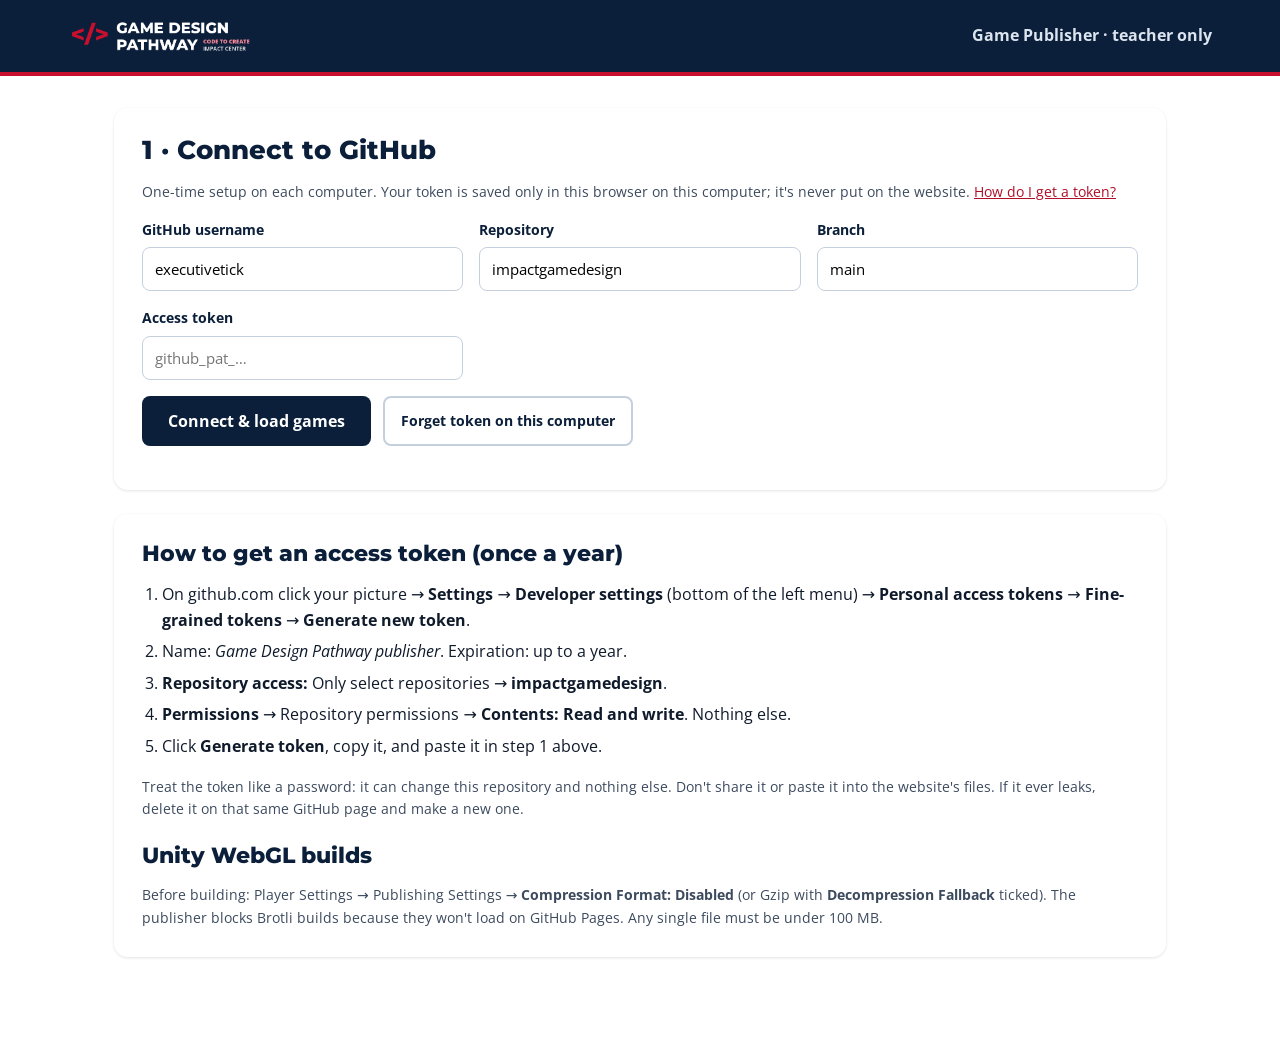
<file: tools/publisher.html>
<!DOCTYPE html>
<html lang="en">
<head>
<meta charset="utf-8">
<meta name="viewport" content="width=device-width, initial-scale=1">
<meta name="robots" content="noindex, nofollow">
<title>Game Publisher — Game Design Pathway (teacher only)</title>
<link rel="icon" type="image/png" href="../assets/img/favicon-64.png">
<link href="https://fonts.googleapis.com/css2?family=Montserrat:wght@700;800&family=Open+Sans:wght@400;600;700&display=swap" rel="stylesheet">
<link rel="stylesheet" href="../assets/css/site.css">
<style>
  .tool { max-width: 1100px; margin: 0 auto; padding: 32px 24px 80px; display: flex; flex-direction: column; gap: 24px; }
  .form-grid { display: grid; gap: 16px; grid-template-columns: repeat(auto-fit, minmax(240px, 1fr)); }
  .field textarea { font: 15px var(--font-body); padding: 11px 12px; border: 1px solid #C5D0DE; border-radius: 8px; min-height: 84px; resize: vertical; }
  .field .hint { font-size: 13px; color: var(--muted); }
  .seg { display: flex; flex-wrap: wrap; gap: 8px; }
  .seg label { display: flex; align-items: center; gap: 8px; border: 2px solid var(--line); border-radius: 10px; padding: 10px 14px; cursor: pointer; font-weight: 600; min-height: 44px; }
  .seg input { accent-color: var(--red); }
  .seg label:has(input:checked) { border-color: var(--navy); background: var(--chip); }
  .msg { border-radius: 10px; padding: 12px 16px; font-size: 15px; }
  .msg.ok { background: #E7F5EC; color: #13532F; border: 1px solid #A9D8B8; }
  .msg.warn { background: #FFF6E0; color: #6B4A00; border: 1px solid #F1D48A; }
  .msg.err { background: #FDECEE; color: #7E0A1D; border: 1px solid #F3B5BF; }
  table.games { width: 100%; border-collapse: collapse; font-size: 15px; }
  table.games th, table.games td { text-align: left; padding: 10px 8px; border-bottom: 1px solid var(--line); vertical-align: middle; }
  table.games th { font-size: 13px; color: var(--muted); text-transform: uppercase; letter-spacing: .06em; }
  table.games img { width: 63px; height: 50px; object-fit: cover; border-radius: 6px; background: var(--navy); }
  .row-actions { display: flex; gap: 6px; flex-wrap: wrap; }
  .row-actions button { font: 600 13px var(--font-body); padding: 8px 12px; min-height: 36px; border-radius: 8px; border: 1px solid #C5D0DE; background: #fff; color: var(--navy); cursor: pointer; }
  .row-actions button.danger { color: var(--red-dark); border-color: #F3B5BF; }
  progress { width: 100%; height: 14px; accent-color: var(--red); }
  .cover-preview { width: 252px; aspect-ratio: 630/500; border-radius: 10px; background: var(--navy) center/cover no-repeat; border: 1px solid var(--line); }
  .pill { display: inline-block; font-size: 12px; font-weight: 700; background: var(--red); color: #fff; padding: 2px 8px; border-radius: 999px; }
  [hidden] { display: none !important; }
</style>
</head>
<body>
<header class="site-header" style="position:static">
  <div class="bar">
    <a class="brand" href="../index.html"><img src="../assets/img/logo-code-to-create.png" alt="Game Design Pathway — Code to Create" width="565" height="160" style="height:52px;width:auto;object-fit:contain"></a>
    <span style="color:#DCE4EF;font-weight:700">Game Publisher &middot; teacher only</span>
  </div>
</header>

<main class="tool">

  <!-- ===================== 1. CONNECT ===================== -->
  <section class="panel stack" id="connect-panel">
    <h2 style="font-size:26px">1 &middot; Connect to GitHub</h2>
    <p class="small">One-time setup on each computer. Your token is saved only in this browser on this computer; it's never put on the website.
      <a href="#token-help">How do I get a token?</a></p>
    <div class="form-grid">
      <div class="field"><label for="owner">GitHub username</label><input id="owner" value="executivetick" autocomplete="off"></div>
      <div class="field"><label for="repo">Repository</label><input id="repo" value="impactgamedesign" autocomplete="off"></div>
      <div class="field"><label for="branch">Branch</label><input id="branch" value="main" autocomplete="off"></div>
      <div class="field"><label for="token">Access token</label><input id="token" type="password" placeholder="github_pat_…" autocomplete="off"></div>
    </div>
    <div class="btns">
      <button class="btn btn-navy" type="button" id="connect-btn">Connect &amp; load games</button>
      <button class="btn btn-line" type="button" id="forget-btn">Forget token on this computer</button>
    </div>
    <div id="connect-msg"></div>
  </section>

  <!-- ===================== 2. GAMES ===================== -->
  <section class="panel stack" id="list-panel" hidden>
    <div style="display:flex;flex-wrap:wrap;gap:12px;justify-content:space-between;align-items:center">
      <h2 style="font-size:26px">2 &middot; Games in the Arcade</h2>
      <button class="btn btn-red" type="button" id="new-btn">+ Add a game</button>
    </div>
    <div style="overflow-x:auto"><table class="games"><thead><tr><th>Cover</th><th>Title</th><th>Studio</th><th>Type</th><th></th></tr></thead><tbody id="game-rows"></tbody></table></div>
    <p class="small" id="site-link"></p>
  </section>

  <!-- ===================== 3. FORM ===================== -->
  <section class="panel stack" id="form-panel" hidden>
    <h2 style="font-size:26px" id="form-title">3 &middot; Add a game</h2>

    <div class="form-grid">
      <div class="field"><label for="f-title">Game title *</label><input id="f-title" required></div>
      <div class="field"><label for="f-id">Page name (auto)</label><input id="f-id" pattern="[a-z0-9-]+"><span class="hint">Lowercase and dashes. Becomes game.html?id=…</span></div>
      <div class="field"><label for="f-studio">Studio name *</label><input id="f-studio"></div>
      <div class="field"><label for="f-team">Team (first name + last initial, with roles)</label><input id="f-team" placeholder="Maya R. (code), Eli T. (art)"></div>
      <div class="field"><label for="f-genre">Genre *</label><input id="f-genre" list="genres" placeholder="Platformer"><datalist id="genres"></datalist></div>
      <div class="field"><label for="f-engine">Engine *</label><input id="f-engine" list="engines" placeholder="Unity"><datalist id="engines"></datalist></div>
      <div class="field"><label for="f-course">Course *</label><input id="f-course" list="courses"><datalist id="courses">
        <option value="Computer Literacy"></option><option value="Game Design &amp; Development Principles"></option>
        <option value="Introduction to Digital Game Graphics"></option><option value="Advanced 3D Game Development &amp; Publishing"></option></datalist></div>
      <div class="field"><label for="f-year">School year</label><input id="f-year" placeholder="2026-27"></div>
    </div>
    <div class="form-grid">
      <div class="field"><label for="f-pitch">Pitch (two sentences)</label><textarea id="f-pitch"></textarea></div>
      <div class="field"><label for="f-controls">How to play</label><textarea id="f-controls"></textarea></div>
      <div class="field"><label for="f-credits">Credits (team + any borrowed assets and licenses)</label><textarea id="f-credits"></textarea></div>
    </div>

    <div class="stack" style="gap:10px">
      <strong style="color:var(--navy)">Where is the game? *</strong>
      <div class="seg" role="radiogroup">
        <label><input type="radio" name="ptype" value="local" checked> Build folder (Unity, Godot, GDevelop, Twine, HTML5)</label>
        <label><input type="radio" name="ptype" value="codeorg"> Code.org (Game Lab / App Lab / Sprite Lab)</label>
        <label><input type="radio" name="ptype" value="scratch"> Scratch</label>
        <label><input type="radio" name="ptype" value="itch"> itch.io</label>
      </div>
      <div class="field" id="p-local">
        <label for="f-folder">Choose the unzipped build folder (the one with index.html)</label>
        <input id="f-folder" type="file" webkitdirectory directory multiple>
        <span class="hint" id="folder-info">Unzip the student's build first. Unity: the folder that has index.html, Build and TemplateData.</span>
      </div>
      <div class="field" id="p-link" hidden>
        <label for="f-link" id="link-label">Share link</label>
        <input id="f-link" placeholder="https://studio.code.org/projects/gamelab/…">
        <span class="hint" id="link-hint"></span>
      </div>
    </div>

    <div class="form-grid" style="align-items:end">
      <div class="field"><label for="f-aspect">Game window shape</label>
        <select id="f-aspect"><option value="16/9">Wide 16:9 (most games)</option><option value="4/3">4:3</option><option value="1/1">Square (Code.org Game Lab)</option><option value="2/3">Phone (Code.org App Lab)</option></select></div>
      <div class="field"><label for="f-devlog">Dev log link (optional)</label><input id="f-devlog" placeholder="https://docs.google.com/…"></div>
      <div class="field"><label for="f-feedback">Feedback form link (optional)</label><input id="f-feedback" placeholder="https://forms.gle/…"></div>
    </div>

    <div style="display:flex;flex-wrap:wrap;gap:24px;align-items:flex-start">
      <div class="field" style="flex:1 1 280px">
        <label for="f-cover">Cover image (any size; the tool crops it to 630 &times; 500)</label>
        <input id="f-cover" type="file" accept="image/*">
        <span class="hint">Students can design it with the <a href="../assets/img/game-cover-template.png" download>cover template</a>. No image = placeholder art.</span>
      </div>
      <div class="cover-preview" id="cover-preview" aria-label="Cover preview" role="img"></div>
    </div>

    <label style="display:flex;gap:10px;align-items:center;font-weight:600;min-height:44px"><input type="checkbox" id="f-featured" style="width:20px;height:20px;accent-color:var(--red)"> Feature this game on the Home page (replaces the current featured game)</label>

    <div id="form-msg"></div>
    <div id="progress-box" hidden><progress id="progress" max="100" value="0"></progress><p class="small" id="progress-text"></p></div>
    <div class="btns">
      <button class="btn btn-red" type="button" id="publish-btn">Publish to the Arcade</button>
      <button class="btn btn-line" type="button" id="cancel-btn">Cancel</button>
    </div>
  </section>

  <!-- ===================== HELP ===================== -->
  <section class="panel stack" id="token-help">
    <h2 style="font-size:22px">How to get an access token (once a year)</h2>
    <ol style="margin:0;padding-left:20px;display:flex;flex-direction:column;gap:6px">
      <li>On github.com click your picture &rarr; <strong>Settings</strong> &rarr; <strong>Developer settings</strong> (bottom of the left menu) &rarr; <strong>Personal access tokens</strong> &rarr; <strong>Fine-grained tokens</strong> &rarr; <strong>Generate new token</strong>.</li>
      <li>Name: <em>Game Design Pathway publisher</em>. Expiration: up to a year.</li>
      <li><strong>Repository access:</strong> Only select repositories &rarr; <strong>impactgamedesign</strong>.</li>
      <li><strong>Permissions</strong> &rarr; Repository permissions &rarr; <strong>Contents: Read and write</strong>. Nothing else.</li>
      <li>Click <strong>Generate token</strong>, copy it, and paste it in step 1 above.</li>
    </ol>
    <p class="small">Treat the token like a password: it can change this repository and nothing else. Don't share it or paste it into the website's files. If it ever leaks, delete it on that same GitHub page and make a new one.</p>
    <h2 style="font-size:22px;margin-top:8px">Unity WebGL builds</h2>
    <p class="small">Before building: Player Settings &rarr; Publishing Settings &rarr; <strong>Compression Format: Disabled</strong> (or Gzip with <strong>Decompression Fallback</strong> ticked). The publisher blocks Brotli builds because they won't load on GitHub Pages. Any single file must be under 100 MB.</p>
  </section>
</main>

<script>
(function () {
  'use strict';
  var $ = function (id) { return document.getElementById(id); };
  var LS = 'c2c-publisher';
  var cfg = {}, games = [], editing = null, coverBlob = null, folderFiles = [];

  // ---------- settings ----------
  try { var saved = JSON.parse(localStorage.getItem(LS) || '{}'); ['owner', 'repo', 'branch', 'token'].forEach(function (k) { if (saved[k]) $(k).value = saved[k]; }); } catch (e) {}
  function readCfg() { cfg = { owner: $('owner').value.trim(), repo: $('repo').value.trim(), branch: $('branch').value.trim() || 'main', token: $('token').value.trim() }; return cfg; }
  function saveCfg() { try { localStorage.setItem(LS, JSON.stringify(cfg)); } catch (e) {} }
  $('forget-btn').onclick = function () { try { localStorage.removeItem(LS); } catch (e) {} $('token').value = ''; show('connect-msg', 'ok', 'Token removed from this computer.'); };

  function show(id, kind, html) { $(id).innerHTML = html ? '<div class="msg ' + kind + '">' + html + '</div>' : ''; }
  function esc(s) { return String(s == null ? '' : s).replace(/[&<>"']/g, function (c) { return { '&': '&amp;', '<': '&lt;', '>': '&gt;', '"': '&quot;', "'": '&#39;' }[c]; }); }
  function siteBase() { return 'https://' + cfg.owner.toLowerCase() + '.github.io/' + cfg.repo + '/'; }

  // ---------- GitHub API ----------
  function api(path, opts) {
    opts = opts || {};
    return fetch('https://api.github.com/repos/' + cfg.owner + '/' + cfg.repo + path, {
      method: opts.method || 'GET',
      headers: { 'Authorization': 'Bearer ' + cfg.token, 'Accept': 'application/vnd.github+json', 'X-GitHub-Api-Version': '2022-11-28', 'Content-Type': 'application/json' },
      body: opts.body ? JSON.stringify(opts.body) : undefined
    }).then(function (r) {
      if (r.status === 404 && opts.allow404) return null;
      if (!r.ok) return r.json().catch(function () { return {}; }).then(function (j) {
        var m = j.message || ('HTTP ' + r.status);
        if (r.status === 401) m = 'GitHub didn\'t accept the token. Check it was copied fully and hasn\'t expired.';
        if (r.status === 403 || r.status === 404) m += ' — check the username, repository name, and that the token has Contents: Read and write on this repository.';
        throw new Error(m);
      });
      return r.status === 204 ? null : r.json();
    });
  }
  function b64ToText(b64) { var bin = atob(b64.replace(/\n/g, '')); var bytes = new Uint8Array(bin.length); for (var i = 0; i < bin.length; i++) bytes[i] = bin.charCodeAt(i); return new TextDecoder().decode(bytes); }
  function bufToB64(buf) { var bytes = new Uint8Array(buf), out = '', CH = 0x8000; for (var i = 0; i < bytes.length; i += CH) out += String.fromCharCode.apply(null, bytes.subarray(i, i + CH)); return btoa(out); }
  function textToB64(t) { return bufToB64(new TextEncoder().encode(t).buffer); }

  // ---------- games.js read / write ----------
  function parseGames(src) {
    var fn = new Function('window', src + '\n;return window.GAMES;');
    var list = fn({});
    if (!Array.isArray(list)) throw new Error('games.js doesn\'t define window.GAMES as a list.');
    return list;
  }
  var HEADER = '/* =====================================================================\n' +
    '   THE GAME LIST — managed by the Game Publisher (tools/publisher.html).\n' +
    '   You can still edit it by hand: one { ... } block per game, newest first.\n' +
    '   play types: local (games/<id>/index.html), codeorg, scratch, itch.\n' +
    '   ===================================================================== */\n';
  function writeGames(list) {
    var keys = ['id', 'title', 'studio', 'team', 'genre', 'engine', 'course', 'year', 'cover', 'pitch', 'controls', 'play', 'aspect', 'devlog', 'credits', 'feedback', 'featured'];
    var blocks = list.map(function (g) {
      var lines = keys.filter(function (k) { return g[k] !== undefined; }).map(function (k) { return '    ' + k + ': ' + JSON.stringify(g[k]); });
      return '  {\n' + lines.join(',\n') + '\n  }';
    });
    return HEADER + 'window.GAMES = [\n\n' + blocks.join(',\n\n') + '\n\n];\n';
  }

  // ---------- connect ----------
  $('connect-btn').onclick = function () {
    readCfg();
    if (!cfg.owner || !cfg.repo || !cfg.token) { show('connect-msg', 'err', 'Fill in username, repository and token.'); return; }
    show('connect-msg', 'ok', 'Connecting…');
    loadGames().then(function () {
      saveCfg();
      show('connect-msg', 'ok', 'Connected to <strong>' + esc(cfg.owner + '/' + cfg.repo) + '</strong>. ' + games.length + ' game(s) loaded.');
      $('list-panel').hidden = false;
      $('site-link').innerHTML = 'Live Arcade: <a href="' + siteBase() + 'arcade.html" target="_blank" rel="noopener">' + siteBase() + 'arcade.html</a> (changes appear about a minute after publishing).';
    }).catch(function (e) { show('connect-msg', 'err', esc(e.message)); });
  };
  function loadGames() {
    return api('/contents/assets/js/games.js?ref=' + encodeURIComponent(cfg.branch)).then(function (j) {
      games = parseGames(b64ToText(j.content));
      renderList();
    });
  }
  function typeLabel(g) { var t = g.play && g.play.type; return { local: 'Build on site', codeorg: 'Code.org', scratch: 'Scratch', itch: 'itch.io' }[t] || '—'; }
  function renderList() {
    var rows = games.map(function (g, i) {
      var cover = g.cover ? (/^https?:/.test(g.cover) ? g.cover : siteBase() + g.cover) : '../assets/img/game-placeholder.webp';
      return '<tr><td><img src="' + esc(cover) + '" alt="" onerror="this.src=\'../assets/img/game-placeholder.webp\'"></td>' +
        '<td><strong>' + esc(g.title) + '</strong>' + (g.featured ? ' <span class="pill">Featured</span>' : '') + '<br><span class="small">' + esc(g.genre) + ' · ' + esc(g.engine) + '</span></td>' +
        '<td>' + esc(g.studio) + '</td><td>' + typeLabel(g) + '</td>' +
        '<td><div class="row-actions">' +
          '<button type="button" data-act="view" data-i="' + i + '">View</button>' +
          '<button type="button" data-act="edit" data-i="' + i + '">Edit</button>' +
          (g.featured ? '' : '<button type="button" data-act="feature" data-i="' + i + '">Feature</button>') +
          '<button type="button" class="danger" data-act="remove" data-i="' + i + '">Remove</button>' +
        '</div></td></tr>';
    });
    $('game-rows').innerHTML = rows.join('') || '<tr><td colspan="5" class="small">No games yet. Click “Add a game”.</td></tr>';
    var dl = function (id, key) { var seen = {}; $(id).innerHTML = games.map(function (g) { return g[key]; }).filter(function (v) { if (!v || seen[v]) return false; seen[v] = 1; return true; }).map(function (v) { return '<option value="' + esc(v) + '"></option>'; }).join(''); };
    dl('genres', 'genre'); dl('engines', 'engine');
  }
  $('game-rows').onclick = function (e) {
    var b = e.target.closest('button'); if (!b) return;
    var g = games[+b.dataset.i];
    if (b.dataset.act === 'view') window.open(siteBase() + 'game.html?id=' + encodeURIComponent(g.id), '_blank');
    if (b.dataset.act === 'edit') openForm(g);
    if (b.dataset.act === 'feature') {
      var list = games.map(function (x) { var y = Object.assign({}, x); y.featured = x.id === g.id; return y; });
      commit([], list, [], 'Feature ' + g.title, 'connect-msg');
    }
    if (b.dataset.act === 'remove') {
      if (!confirm('Remove “' + g.title + '” from the Arcade? Its files in games/' + g.id + '/ are deleted too.')) return;
      commit([], games.filter(function (x) { return x.id !== g.id; }), ['games/' + g.id + '/'], 'Remove ' + g.title, 'connect-msg');
    }
  };

  // ---------- form ----------
  function slug(s) { return String(s).toLowerCase().normalize('NFKD').replace(/[̀-ͯ]/g, '').replace(/[^a-z0-9]+/g, '-').replace(/^-+|-+$/g, '').slice(0, 48); }
  $('f-title').addEventListener('input', function () { if (!editing && !$('f-id').dataset.touched) $('f-id').value = slug(this.value); });
  $('f-id').addEventListener('input', function () { this.dataset.touched = '1'; });
  $('new-btn').onclick = function () { openForm(null); };
  $('cancel-btn').onclick = function () { $('form-panel').hidden = true; };

  function setType(t) {
    document.querySelectorAll('input[name=ptype]').forEach(function (r) { r.checked = r.value === t; });
    $('p-local').hidden = t !== 'local'; $('p-link').hidden = t === 'local';
    var info = {
      codeorg: ['Code.org share link', 'In Code.org, the student clicks Share and copies the link. Sharing must be on for the student in your Code.org section.'],
      scratch: ['Scratch project link', 'The project page link, e.g. https://scratch.mit.edu/projects/123456789/ — the project must be shared.'],
      itch: ['itch.io embed link', 'On itch.io: Edit game → Distribute → Embed game, choose the option that embeds the game itself, and paste the code or the link (it contains embed-upload).']
    }[t];
    if (info) { $('link-label').textContent = info[0]; $('link-hint').textContent = info[1]; }
    if (t === 'codeorg' && $('f-aspect').value === '16/9') $('f-aspect').value = '1/1';
  }
  document.querySelectorAll('input[name=ptype]').forEach(function (r) { r.onchange = function () { setType(this.value); }; });

  function openForm(g) {
    editing = g; coverBlob = null; folderFiles = [];
    $('form-title').textContent = g ? '3 · Edit “' + g.title + '”' : '3 · Add a game';
    var v = function (id, val) { $(id).value = val || ''; };
    v('f-title', g && g.title); v('f-id', g && g.id); v('f-studio', g && g.studio); v('f-team', g && g.team);
    v('f-genre', g && g.genre); v('f-engine', g && g.engine); v('f-course', g && g.course); v('f-year', g ? g.year : schoolYear());
    v('f-pitch', g && g.pitch); v('f-controls', g && g.controls); v('f-credits', g && g.credits);
    v('f-devlog', g && g.devlog); v('f-feedback', g && g.feedback);
    $('f-aspect').value = (g && g.aspect) || '16/9';
    $('f-featured').checked = !!(g && g.featured);
    $('f-id').disabled = !!g; delete $('f-id').dataset.touched;
    $('f-folder').value = ''; $('f-cover').value = '';
    var t = (g && g.play && g.play.type) || 'local';
    setType(t);
    $('f-link').value = g && t !== 'local' ? g.play.src : '';
    $('folder-info').textContent = g && t === 'local' ? 'Leave empty to keep the current build. Choose a folder only to replace it.' : 'Unzip the student\'s build first. Unity: the folder that has index.html, Build and TemplateData.';
    var cv = g && g.cover ? (/^https?:/.test(g.cover) ? g.cover : siteBase() + g.cover) : '';
    $('cover-preview').style.backgroundImage = cv ? 'url("' + cv + '")' : 'url("../assets/img/game-placeholder.webp")';
    show('form-msg'); $('progress-box').hidden = true;
    $('form-panel').hidden = false; $('form-panel').scrollIntoView({ behavior: 'smooth' });
  }
  function schoolYear() { var d = new Date(), y = d.getFullYear(); return d.getMonth() >= 6 ? y + '-' + String(y + 1).slice(2) : (y - 1) + '-' + String(y).slice(2); }

  // ---------- build folder ----------
  $('f-folder').onchange = function () {
    var files = Array.prototype.slice.call(this.files);
    folderFiles = []; show('form-msg');
    if (!files.length) return;
    var idx = files.filter(function (f) { return /(^|\/)index\.html?$/i.test(f.webkitRelativePath); })
      .sort(function (a, b) { return a.webkitRelativePath.split('/').length - b.webkitRelativePath.split('/').length; })[0];
    if (!idx) { show('form-msg', 'err', 'No index.html in that folder. Choose the folder that contains the game\'s index.html (for Unity, the WebGL build folder).'); return; }
    var root = idx.webkitRelativePath.replace(/[^/]*$/, '');
    var big = [], total = 0, warn = [];
    files.forEach(function (f) {
      var p = f.webkitRelativePath;
      if (p.indexOf(root) !== 0) return;
      var rel = p.slice(root.length);
      if (/(^|\/)(\.DS_Store|Thumbs\.db|desktop\.ini)$/i.test(rel) || /(^|\/)\./.test(rel)) return;
      if (f.size > 95 * 1024 * 1024) big.push(rel);
      total += f.size;
      folderFiles.push({ rel: rel, file: f });
    });
    if (big.length) { folderFiles = []; show('form-msg', 'err', 'These files are over GitHub\'s 100 MB limit: ' + esc(big.join(', ')) + '. Put this game on itch.io instead and choose “itch.io”.'); return; }
    if (folderFiles.some(function (x) { return /\.br$/i.test(x.rel); })) { folderFiles = []; show('form-msg', 'err', 'This Unity build uses Brotli compression (.br files), which won\'t load on GitHub Pages. In Unity: Player Settings → Publishing Settings → Compression Format: Disabled, then build again.'); return; }
    if (folderFiles.some(function (x) { return /\.gz$/i.test(x.rel); })) warn.push('This build has .gz files. Make sure “Decompression Fallback” was ticked in Unity, or rebuild with Compression Format: Disabled.');
    if (total > 250 * 1024 * 1024) warn.push('This build is ' + Math.round(total / 1048576) + ' MB. That works, but uploads slowly and GitHub suggests keeping the whole site under 1 GB.');
    var msg = '<strong>' + folderFiles.length + ' files</strong>, ' + (total / 1048576).toFixed(1) + ' MB, ready to upload.' + (warn.length ? '<br>' + warn.map(esc).join('<br>') : '');
    show('form-msg', warn.length ? 'warn' : 'ok', msg);
    if (!$('f-engine').value) {
      if (folderFiles.some(function (x) { return /^Build\/.*\.(loader\.js|framework\.js)/i.test(x.rel); })) $('f-engine').value = 'Unity';
      else if (folderFiles.some(function (x) { return /\.pck$/i.test(x.rel); })) $('f-engine').value = 'Godot';
    }
  };

  // ---------- cover: crop to 630x500 WebP ----------
  $('f-cover').onchange = function () {
    var f = this.files[0]; coverBlob = null; if (!f) return;
    var img = new Image();
    img.onload = function () {
      var W = 630, H = 500, c = document.createElement('canvas'); c.width = W; c.height = H;
      var s = Math.max(W / img.width, H / img.height), w = img.width * s, h = img.height * s;
      var ctx = c.getContext('2d'); ctx.fillStyle = '#0B1F3A'; ctx.fillRect(0, 0, W, H);
      ctx.drawImage(img, (W - w) / 2, (H - h) / 2, w, h);
      c.toBlob(function (b) { coverBlob = b; $('cover-preview').style.backgroundImage = 'url("' + URL.createObjectURL(b) + '")'; URL.revokeObjectURL(img.src); }, 'image/webp', 0.88);
    };
    img.onerror = function () { show('form-msg', 'err', 'That image couldn\'t be read. Try a PNG or JPG.'); };
    img.src = URL.createObjectURL(f);
  };

  // ---------- link normalising ----------
  function normLink(t, s) {
    s = String(s || '').trim();
    var m = s.match(/src=["']([^"']+)["']/); if (m) s = m[1];
    if (t === 'codeorg') { m = s.match(/https:\/\/studio\.code\.org\/projects\/(gamelab|applab|spritelab)\/([A-Za-z0-9_\-]+)/i); return m ? 'https://studio.code.org/projects/' + m[1].toLowerCase() + '/' + m[2] : ''; }
    if (t === 'scratch') { m = s.match(/scratch\.mit\.edu\/projects\/(\d+)/); return m ? 'https://scratch.mit.edu/projects/' + m[1] + '/embed' : ''; }
    if (t === 'itch') { return /^https:\/\/(itch\.io|[a-z0-9-]+\.itch\.io|html-classic\.itch\.zone)\//i.test(s) ? s : ''; }
    return '';
  }

  // ---------- publish ----------
  $('publish-btn').onclick = function () {
    var t = document.querySelector('input[name=ptype]:checked').value;
    var g = {
      id: (editing ? editing.id : slug($('f-id').value || $('f-title').value)),
      title: $('f-title').value.trim(), studio: $('f-studio').value.trim(), team: $('f-team').value.trim(),
      genre: $('f-genre').value.trim(), engine: $('f-engine').value.trim(), course: $('f-course').value.trim(), year: $('f-year').value.trim(),
      cover: editing ? (editing.cover || '') : '', pitch: $('f-pitch').value.trim(), controls: $('f-controls').value.trim(),
      play: null, aspect: $('f-aspect').value, devlog: $('f-devlog').value.trim(), credits: $('f-credits').value.trim(),
      feedback: $('f-feedback').value.trim(), featured: $('f-featured').checked
    };
    var missing = ['title', 'studio', 'genre', 'engine', 'course'].filter(function (k) { return !g[k]; });
    if (missing.length) { show('form-msg', 'err', 'Please fill in: ' + missing.join(', ') + '.'); return; }
    if (!g.id) { show('form-msg', 'err', 'The page name can\'t be empty.'); return; }
    if (!editing && games.some(function (x) { return x.id === g.id; })) { show('form-msg', 'err', 'A game with the page name “' + esc(g.id) + '” already exists. Change the page name.'); return; }

    var files = [], deletes = [];
    if (t === 'local') {
      var keepOld = editing && editing.play && editing.play.type === 'local' && !folderFiles.length;
      if (!folderFiles.length && !keepOld) { show('form-msg', 'err', 'Choose the game\'s build folder.'); return; }
      g.play = { type: 'local', src: 'games/' + g.id + '/index.html' };
      if (folderFiles.length) {
        if (editing) deletes.push('games/' + g.id + '/');
        folderFiles.forEach(function (x) { files.push({ path: 'games/' + g.id + '/' + x.rel, blob: x.file }); });
      }
    } else {
      var src = normLink(t, $('f-link').value);
      if (!src) { show('form-msg', 'err', 'That link doesn\'t look like a ' + { codeorg: 'Code.org project', scratch: 'Scratch project', itch: 'itch.io embed' }[t] + ' link.'); return; }
      g.play = { type: t, src: src };
      if (editing && editing.play && editing.play.type === 'local') deletes.push('games/' + g.id + '/');
    }
    if (coverBlob) {
      var stamp = Date.now().toString(36);
      g.cover = 'games/' + g.id + '/cover-' + stamp + '.webp';
      files.push({ path: g.cover, blob: coverBlob });
      if (editing && editing.cover && /^games\//.test(editing.cover) && !deletes.length) deletes.push(editing.cover);
    } else if (deletes.length && g.cover && /^games\//.test(g.cover)) {
      // keep the existing cover when the build folder is replaced
      files.push({ path: g.cover, fromRepo: g.cover });
    }

    var list = games.map(function (x) { var y = Object.assign({}, x); if (g.featured) y.featured = false; return y; });
    if (editing) list = list.map(function (x) { return x.id === g.id ? g : x; });
    else list.unshift(g);
    commit(files, list, deletes, (editing ? 'Update ' : 'Publish ') + g.title, 'form-msg', g);
  };

  function commit(files, list, deletes, message, msgId, game) {
    var btns = document.querySelectorAll('button'); btns.forEach(function (b) { b.disabled = true; });
    $('progress-box').hidden = msgId !== 'form-msg';
    var steps = files.length + 4, done = 0;
    function tick(text) { done++; $('progress').value = Math.round(done / steps * 100); $('progress-text').textContent = text; }
    show(msgId, 'ok', 'Publishing… keep this tab open.');
    var headSha, baseTree, entries = [];
    api('/git/ref/heads/' + encodeURIComponent(cfg.branch)).then(function (ref) {
      headSha = ref.object.sha; tick('Connected');
      return api('/git/commits/' + headSha);
    }).then(function (c) {
      baseTree = c.tree.sha;
      if (!deletes.length && !files.some(function (f) { return f.fromRepo; })) return null;
      return api('/git/trees/' + baseTree + '?recursive=1');
    }).then(function (tree) {
      var existing = tree ? tree.tree.filter(function (e) { return e.type === 'blob'; }) : [];
      var newPaths = {}; files.forEach(function (f) { newPaths[f.path] = 1; });
      deletes.forEach(function (d) {
        existing.forEach(function (e) {
          var hit = d.slice(-1) === '/' ? e.path.indexOf(d) === 0 : e.path === d;
          if (hit && !newPaths[e.path]) entries.push({ path: e.path, mode: '100644', type: 'blob', sha: null });
        });
      });
      // files to keep from the repo (e.g. cover when the build is replaced) keep their blob sha
      files = files.filter(function (f) {
        if (!f.fromRepo) return true;
        var e = existing.filter(function (x) { return x.path === f.fromRepo; })[0];
        if (e) entries = entries.filter(function (x) { return x.path !== f.path; }), entries.push({ path: f.path, mode: '100644', type: 'blob', sha: e.sha });
        done++; return false;
      });
      tick('Uploading files');
      var queue = files.slice(), running = 0;
      return new Promise(function (resolve, reject) {
        if (!queue.length) return resolve();
        function next() {
          if (!queue.length && !running) return resolve();
          while (running < 4 && queue.length) {
            var f = queue.shift(); running++;
            (function (f) {
              f.blob.arrayBuffer().then(function (buf) {
                return api('/git/blobs', { method: 'POST', body: { content: bufToB64(buf), encoding: 'base64' } });
              }).then(function (b) {
                entries.push({ path: f.path, mode: '100644', type: 'blob', sha: b.sha });
                running--; tick('Uploaded ' + f.path); next();
              }).catch(reject);
            })(f);
          }
        }
        next();
      });
    }).then(function () {
      return api('/git/blobs', { method: 'POST', body: { content: textToB64(writeGames(list)), encoding: 'base64' } });
    }).then(function (b) {
      entries.push({ path: 'assets/js/games.js', mode: '100644', type: 'blob', sha: b.sha });
      tick('Saving the game list');
      return api('/git/trees', { method: 'POST', body: { base_tree: baseTree, tree: entries } });
    }).then(function (t) {
      return api('/git/commits', { method: 'POST', body: { message: message + ' (via Game Publisher)', tree: t.sha, parents: [headSha] } });
    }).then(function (c) {
      return api('/git/refs/heads/' + encodeURIComponent(cfg.branch), { method: 'PATCH', body: { sha: c.sha } });
    }).then(function () {
      $('progress').value = 100;
      games = list; renderList();
      var link = game ? siteBase() + 'game.html?id=' + encodeURIComponent(game.id) : siteBase() + 'arcade.html';
      show(msgId, 'ok', '<strong>Done!</strong> ' + esc(message) + '. It goes live in about a minute: <a href="' + link + '" target="_blank" rel="noopener">' + esc(link) + '</a>');
      if (msgId === 'form-msg') { editing = null; folderFiles = []; coverBlob = null; }
    }).catch(function (e) {
      show(msgId, 'err', 'Publishing stopped: ' + esc(e.message) + '<br>Nothing on the site changed. Fix the problem and click Publish again.');
    }).then(function () { btns.forEach(function (b) { b.disabled = false; }); });
  }
})();
</script>
</body>
</html>
</file>
<file: assets/css/site.css>
/* =========================================================
   Code to Create — Game Design @ IMPACT
   Colors and fonts live here. Change a value once, it changes everywhere.
   ========================================================= */
:root {
  --navy: #0B1F3A;
  --navy-2: #13294A;
  --navy-3: #1F3A62;
  --red: #C8102E;
  --red-dark: #B00E28;
  --red-light: #FF8A9B;
  --gray: #F4F6F9;
  --line: #D5DDE8;
  --ink: #0F1A2B;
  --muted: #3C4A5E;
  --chip: #E8EDF4;
  --radius: 14px;
  --shadow: 0 1px 3px rgba(11, 31, 58, .12);
  --font-head: 'Montserrat', system-ui, sans-serif;
  --font-body: 'Open Sans', system-ui, sans-serif;
}

*, *::before, *::after { box-sizing: border-box; }
html { scroll-behavior: smooth; }
body { margin: 0; font-family: var(--font-body); color: var(--ink); background: #fff; line-height: 1.6; }
h1, h2, h3 { font-family: var(--font-head); margin: 0; line-height: 1.1; color: var(--navy); }
h1 { font-size: clamp(38px, 6vw, 60px); font-weight: 800; }
h2 { font-size: clamp(28px, 4vw, 36px); font-weight: 800; }
h3 { font-size: 20px; font-weight: 700; }
p { margin: 0; }
img { max-width: 100%; height: auto; display: block; }
a { color: var(--red-dark); }
a:hover { color: #7E0A1D; }
:focus-visible { outline: 3px solid var(--red-light); outline-offset: 2px; }

.skip { position: absolute; left: -9999px; top: 8px; background: #fff; color: var(--navy); padding: 10px 16px; z-index: 100; border-radius: 6px; }
.skip:focus { left: 8px; }

.wrap { max-width: 1200px; margin: 0 auto; padding: 72px 28px; }
.wrap.tight { padding-top: 44px; padding-bottom: 44px; }
.stack { display: flex; flex-direction: column; gap: 16px; }
.row { display: flex; flex-wrap: wrap; gap: 48px; align-items: center; }
.row > * { flex: 1 1 400px; min-width: 0; }
.grid { display: grid; gap: 24px; grid-template-columns: repeat(auto-fit, minmax(260px, 1fr)); }
.grid.four { grid-template-columns: repeat(auto-fit, minmax(220px, 1fr)); gap: 20px; }
.gray { background: var(--gray); }
.sub { font-size: 17px; color: var(--muted); }
.small { font-size: 14px; color: var(--muted); }

/* ---------- header / nav ---------- */
.site-header { background: var(--navy); border-bottom: 4px solid var(--red); position: sticky; top: 0; z-index: 50; }
.site-header .bar { max-width: 1200px; margin: 0 auto; padding: 10px 28px; display: flex; align-items: center; justify-content: space-between; gap: 16px; }
.brand img { height: 52px; width: auto; }
.nav { display: flex; flex-wrap: wrap; gap: 2px; }
.nav a { color: #DCE4EF; text-decoration: none; font-weight: 600; font-size: 14px; padding: 12px 14px; border-bottom: 2px solid transparent; }
.nav a:hover { color: #fff; }
.nav a[aria-current="page"] { color: #fff; border-bottom-color: var(--red); }
.menu-btn { display: none; background: none; border: 2px solid #5B7396; color: #fff; border-radius: 8px; min-width: 44px; min-height: 44px; cursor: pointer; }
@media (max-width: 900px) {
  .menu-btn { display: inline-flex; align-items: center; justify-content: center; }
  .nav { display: none; position: absolute; left: 0; right: 0; top: 100%; background: var(--navy); flex-direction: column; padding: 8px 20px 16px; border-bottom: 4px solid var(--red); }
  .nav.open { display: flex; }
  .nav a { padding: 14px 8px; border-bottom: 1px solid var(--navy-3); }
}

/* ---------- hero / dark bands ---------- */
.dark { background: var(--navy); color: #fff; position: relative; overflow: hidden; }
.dark h1, .dark h2, .dark h3 { color: #fff; }
.dark::after {
  content: ""; position: absolute; inset: 0 0 0 45%; pointer-events: none;
  background-image: url("data:image/svg+xml;utf8,<svg xmlns='http://www.w3.org/2000/svg' width='160' height='160'><g fill='%2313294A'><rect x='4' y='4' width='32' height='32'/><rect x='84' y='44' width='32' height='32'/><rect x='124' y='124' width='32' height='32'/><rect x='44' y='84' width='32' height='32'/></g><g fill='%231F3A62'><rect x='124' y='4' width='32' height='32'/><rect x='4' y='124' width='32' height='32'/><rect x='84' y='124' width='32' height='32'/></g><rect x='44' y='4' width='32' height='32' fill='%23C8102E' opacity='.85'/></svg>");
  -webkit-mask-image: linear-gradient(90deg, transparent, #000 70%); mask-image: linear-gradient(90deg, transparent, #000 70%);
}
.dark > .wrap { position: relative; z-index: 1; }
.red-band { background: var(--red); color: #fff; }
.eyebrow { font-size: 13px; font-weight: 700; letter-spacing: .14em; text-transform: uppercase; color: var(--red-dark); }
.dark .eyebrow { color: var(--red-light); }
.red-band .eyebrow { color: #fff; }
.lead { font-size: 18px; color: #DCE4EF; max-width: 580px; }
.statement { font-family: var(--font-head); font-weight: 700; font-size: 22px; line-height: 1.4; }

/* ---------- buttons, chips, cards ---------- */
.btns { display: flex; flex-wrap: wrap; gap: 12px; }
.btn { display: inline-flex; align-items: center; gap: 8px; min-height: 44px; text-decoration: none; font: 700 16px var(--font-body); padding: 12px 24px; border-radius: 8px; border: 2px solid transparent; cursor: pointer; }
.btn-red { background: var(--red); color: #fff; } .btn-red:hover { background: var(--red-dark); color: #fff; }
.btn-ghost { border-color: #fff; color: #fff; background: transparent; } .btn-ghost:hover { background: #fff; color: var(--navy); }
.btn-navy { background: var(--navy); color: #fff; } .btn-navy:hover { background: var(--navy-3); color: #fff; }
.btn-line { border-color: #C5D0DE; color: var(--navy); background: #fff; font-size: 14px; padding: 10px 16px; } .btn-line:hover { border-color: var(--navy); color: var(--navy); }
.btn-sm { font-size: 14px; padding: 10px 18px; }
.chip { display: inline-block; font-size: 12px; font-weight: 600; background: var(--chip); color: var(--navy); padding: 4px 10px; border-radius: 999px; }
.chips { display: flex; flex-wrap: wrap; gap: 6px; }
.card { background: #fff; border-radius: var(--radius); box-shadow: var(--shadow); display: flex; flex-direction: column; overflow: hidden; }
.card .body { padding: 22px; display: flex; flex-direction: column; gap: 10px; flex-grow: 1; }
.card p { color: var(--muted); font-size: 15px; }
.card .more { margin-top: auto; font-weight: 700; text-decoration: none; padding-top: 8px; }
.card img.cover { aspect-ratio: 630 / 500; object-fit: cover; width: 100%; background: var(--navy); }
.card img.wide { aspect-ratio: 16 / 10; object-fit: cover; width: 100%; }
a.card { text-decoration: none; color: inherit; transition: transform .15s, box-shadow .15s; }
a.card:hover { transform: translateY(-3px); box-shadow: 0 8px 24px rgba(11, 31, 58, .16); color: inherit; }
.panel { background: #fff; border-radius: var(--radius); padding: 28px; box-shadow: var(--shadow); }
.step { background: #fff; border-top: 4px solid var(--navy); border-radius: 10px; padding: 24px; display: flex; flex-direction: column; gap: 8px; }
.step p { color: var(--muted); font-size: 15px; }
.num { font-family: var(--font-head); font-weight: 800; font-size: 32px; color: var(--red-dark); }
.ph { border: 2px dashed #5B7396; border-radius: 16px; background: var(--navy-2); min-height: 300px; display: flex; align-items: center; justify-content: center; text-align: center; padding: 24px; color: #C9D4E3; }
.ph.light { border-color: #C5D0DE; background: var(--gray); color: var(--muted); }
.checklist { list-style: none; margin: 0; padding: 0; display: flex; flex-direction: column; gap: 14px; }
.checklist li { display: flex; gap: 12px; align-items: flex-start; }
.checklist li::before { content: ""; flex: none; width: 22px; height: 22px; margin-top: 2px; background: url("data:image/svg+xml;utf8,<svg xmlns='http://www.w3.org/2000/svg' viewBox='0 0 24 24' fill='none' stroke='%23C8102E' stroke-width='2.6' stroke-linecap='round' stroke-linejoin='round'><path d='M5 12l5 5 9-10'/></svg>") no-repeat center / contain; }
.event { display: flex; gap: 20px; align-items: center; border: 1px solid var(--line); border-radius: 12px; padding: 20px; }
.date { min-width: 76px; height: 76px; background: var(--navy); color: #fff; border-radius: 10px; display: flex; align-items: center; justify-content: center; text-align: center; font: 800 14px var(--font-head); padding: 6px; }
details { background: #fff; border: 1px solid var(--line); border-radius: 10px; padding: 0 20px; }
details summary { cursor: pointer; font-weight: 700; color: var(--navy); padding: 16px 0; min-height: 44px; }
details[open] { padding-bottom: 16px; }

/* ---------- arcade ---------- */
.filters { display: flex; flex-wrap: wrap; gap: 10px; align-items: center; }
.filter-btn { cursor: pointer; font: 600 14px var(--font-body); min-height: 44px; padding: 10px 18px; border-radius: 999px; border: 2px solid var(--navy); background: #fff; color: var(--navy); }
.filter-btn[aria-pressed="true"] { background: var(--navy); color: #fff; }
.field { display: flex; flex-direction: column; gap: 6px; }
.field label { font-size: 14px; font-weight: 700; color: var(--navy); }
.field input, .field select { font: 15px var(--font-body); padding: 11px 12px; border: 1px solid #C5D0DE; border-radius: 8px; background: #fff; min-height: 44px; }
.toolbar { display: flex; flex-wrap: wrap; gap: 16px; align-items: flex-end; }
.toolbar .field { flex: 1 1 220px; }
.empty { padding: 40px; text-align: center; color: var(--muted); }

/* ---------- game player ---------- */
.player { background: #000; border-radius: var(--radius); overflow: hidden; aspect-ratio: 16 / 9; width: 100%; }
.player iframe { width: 100%; height: 100%; border: 0; display: block; }
.meta dt { font-weight: 700; color: var(--navy); font-size: 14px; }
.meta dd { margin: 0 0 12px; color: var(--muted); }

/* ---------- footer ---------- */
.site-footer { background: var(--navy); color: #DCE4EF; font-size: 14px; }
.site-footer .wrap { padding-top: 44px; padding-bottom: 44px; display: flex; flex-wrap: wrap; gap: 28px; justify-content: space-between; align-items: flex-start; }
.site-footer a { color: #fff; }
.site-footer strong { color: #fff; font-family: var(--font-head); }
.site-footer img { height: 44px; width: auto; }

@media (max-width: 640px) { .wrap { padding: 48px 20px; } }
@media (prefers-reduced-motion: reduce) { html { scroll-behavior: auto; } a.card { transition: none; } }
</file>
